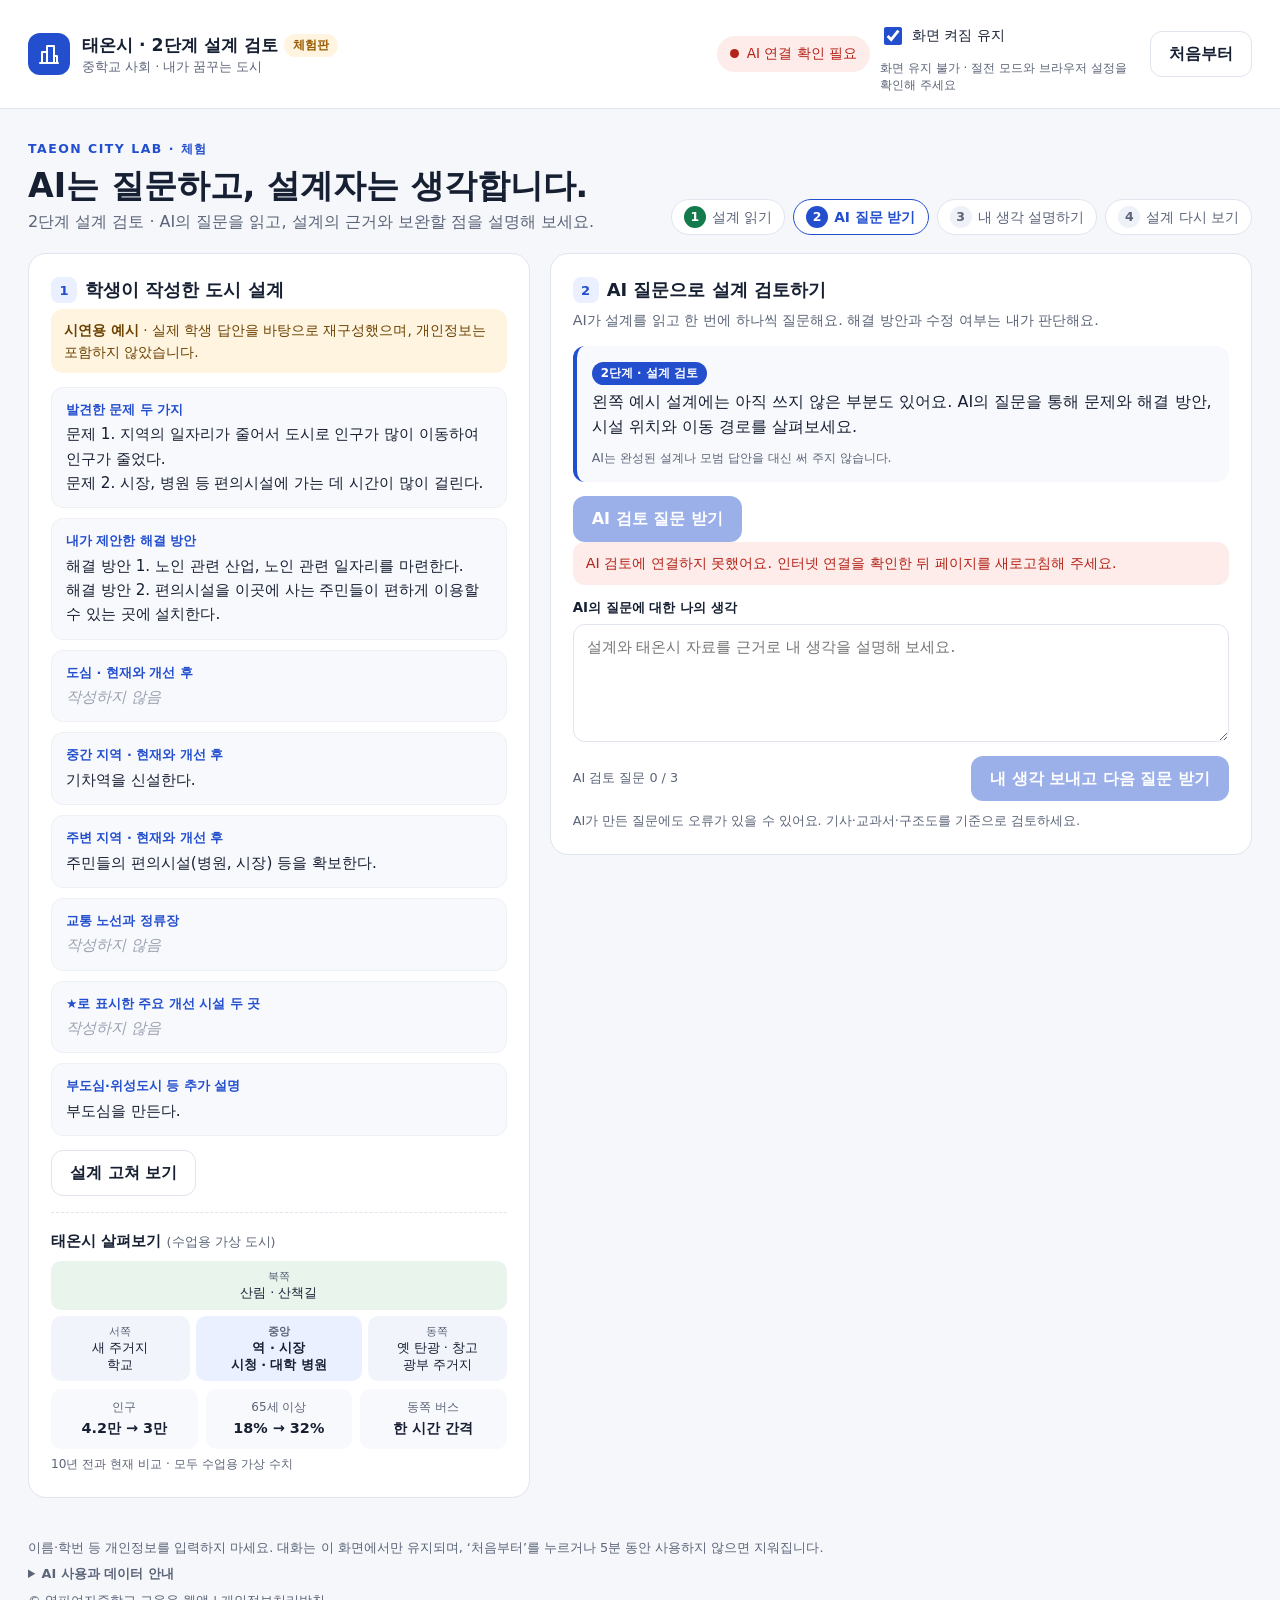
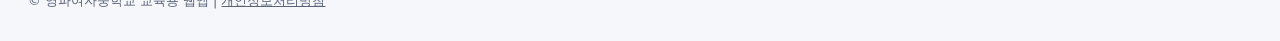
<file: demo/index.html>
<!DOCTYPE html>
<html lang="ko">
<head>
<meta charset="UTF-8">
<meta name="viewport" content="width=device-width, initial-scale=1">
<meta name="robots" content="noindex, nofollow">
<title>태온시 2단계 설계 검토 체험 | 영파여자중학교</title>
<meta name="description" content="중학교 사회 '내가 꿈꾸는 도시' 수업의 시연용 체험판. AI의 질문을 통해 학생 설계를 검토합니다.">
<link rel="icon" type="image/svg+xml" href="data:image/svg+xml,%3Csvg%20xmlns%3D%22http%3A%2F%2Fwww.w3.org%2F2000%2Fsvg%22%20viewBox%3D%220%200%2064%2064%22%3E%3Crect%20width%3D%2264%22%20height%3D%2264%22%20rx%3D%2214%22%20fill%3D%22%23234fce%22%2F%3E%3Cpath%20fill%3D%22%23fff%22%20d%3D%22M14%2049V28h12V15h16v17h8v17H14Zm17-27v7h5v-7h-5Zm0%2012v7h5v-7h-5Zm-12%200v8h3v-8h-3Z%22%2F%3E%3C%2Fsvg%3E%0A">
<script id="taeon-connection-config" type="application/json">{"apiBase":"https://taeon-city-ai.banyah01.workers.dev"}</script>
<style>
:root{
  --blue:#234fce; --blue-dark:#1a3c9e; --blue-soft:#eaf0ff; --ink:#172033; --muted:#5b6478;
  --line:#dfe4ee; --bg:#f5f7fb; --card:#fff; --green:#137a4b; --green-soft:#e7f6ee;
  --amber:#9a5b00; --amber-soft:#fff4df; --red:#b42318; --red-soft:#fdecea; --radius:18px;
}
*{box-sizing:border-box}
[hidden]{display:none!important}
html,body{margin:0}
body{font-family:"Pretendard","Apple SD Gothic Neo","Noto Sans KR","Malgun Gothic",system-ui,sans-serif;
  color:var(--ink);background:var(--bg);line-height:1.6;word-break:keep-all;-webkit-font-smoothing:antialiased}
button,textarea{font:inherit;color:inherit}
.topbar{display:flex;align-items:center;justify-content:space-between;gap:16px;padding:14px 28px;background:#fff;border-bottom:1px solid var(--line);position:sticky;top:0;z-index:5}
.brand{display:flex;align-items:center;gap:12px}
.brand-icon{width:42px;height:42px;border-radius:12px;background:var(--blue);display:grid;place-items:center;color:#fff;flex:none}
.brand b{font-size:1.08rem}
.brand small{display:block;color:var(--muted);font-size:.8rem;line-height:1.3}
.demo-badge{display:inline-block;margin-left:6px;padding:2px 9px;border-radius:999px;background:var(--amber-soft);color:var(--amber);font-size:.75rem;font-weight:700;vertical-align:2px}
.top-actions{display:flex;flex-wrap:wrap;align-items:center;gap:10px}
.wake-control{display:grid;gap:2px;max-width:260px;font-size:.85rem}
.wake-control label{display:flex;align-items:center;gap:7px;min-height:44px;cursor:pointer}
.wake-control input{width:18px;height:18px;accent-color:var(--blue)}
.wake-control small{font-size:.75rem;line-height:1.4}
.connection{display:flex;align-items:center;gap:8px;padding:7px 13px;border-radius:999px;background:#f0f2f7;font-size:.85rem;color:var(--muted)}
.connection .dot{width:9px;height:9px;border-radius:50%;background:#a0a7b6}
.connection.ready{background:var(--green-soft);color:var(--green)}
.connection.ready .dot{background:#1a9b5f}
.connection.fail{background:var(--red-soft);color:var(--red)}
.connection.fail .dot{background:var(--red)}
.button{display:inline-flex;align-items:center;justify-content:center;gap:7px;min-height:44px;padding:9px 18px;border-radius:12px;border:1px solid transparent;font-weight:700;cursor:pointer;transition:background .15s,opacity .15s}
.button.primary{background:var(--blue);color:#fff}
.button.primary:hover:not(:disabled){background:var(--blue-dark)}
.button.secondary{background:#fff;border-color:var(--line)}
.button.secondary:hover:not(:disabled){background:#f3f5fa}
.button.ghost{background:transparent;border-color:var(--line);font-weight:600}
.button:disabled{opacity:.45;cursor:not-allowed}

main{max-width:1280px;margin:0 auto;padding:26px 28px 40px}
.hero{display:flex;flex-wrap:wrap;align-items:flex-end;justify-content:space-between;gap:12px;margin-bottom:18px}
.eyebrow{font-size:.78rem;font-weight:800;letter-spacing:.12em;color:var(--blue)}
.hero h1{margin:4px 0 2px;font-size:clamp(1.5rem,2.6vw,2.1rem);line-height:1.3}
.hero p{margin:0;color:var(--muted)}
.steps{display:flex;flex-wrap:wrap;gap:8px;margin:0;padding:0;list-style:none}
.steps li{display:flex;align-items:center;gap:6px;padding:6px 12px;border-radius:999px;background:#fff;border:1px solid var(--line);font-size:.86rem;color:var(--muted)}
.steps li b{display:grid;place-items:center;width:22px;height:22px;border-radius:50%;background:#eef1f7;font-size:.78rem}
.steps li.on{border-color:var(--blue);color:var(--blue);font-weight:700}
.steps li.on b{background:var(--blue);color:#fff}
.steps li.done b{background:var(--green);color:#fff}

.grid{display:grid;grid-template-columns:minmax(0,5fr) minmax(0,7fr);gap:20px;align-items:start}
.card{background:var(--card);border:1px solid var(--line);border-radius:var(--radius);padding:22px}
.card h2{margin:0 0 4px;font-size:1.12rem;display:flex;align-items:center;gap:8px}
.num{display:inline-grid;place-items:center;width:26px;height:26px;border-radius:8px;background:var(--blue-soft);color:var(--blue);font-size:.82rem;font-weight:800}
.helper{margin:0 0 14px;color:var(--muted);font-size:.9rem}
.notice-demo{margin:0 0 14px;padding:10px 13px;border-radius:12px;background:var(--amber-soft);color:#6b4100;font-size:.86rem}

.design-list{display:grid;gap:10px;margin:0}
.design-item{padding:12px 14px;border-radius:12px;background:#f8f9fc;border:1px solid #edf0f5}
.design-item dt{font-size:.8rem;font-weight:800;color:var(--blue);margin-bottom:2px}
.design-item dd{margin:0;white-space:pre-wrap;font-size:.95rem}
.design-item.empty dd{color:#9aa1b0;font-style:italic}
.design-edit{display:none;gap:12px}
.editing .design-edit{display:grid}
.editing .design-list{display:none}
.field{display:grid;gap:5px}
.field span{font-size:.84rem;font-weight:700}
textarea{width:100%;padding:11px 13px;border:1px solid var(--line);border-radius:12px;background:#fff;resize:vertical;font-size:.95rem;line-height:1.55}
textarea:focus{outline:3px solid #c9d6ff;border-color:var(--blue)}
.row{display:flex;flex-wrap:wrap;gap:8px;margin-top:14px}
.row.end{justify-content:flex-end}

.city{margin-top:16px;padding-top:16px;border-top:1px dashed var(--line)}
.city h3{margin:0 0 8px;font-size:.95rem}
.facts{display:grid;grid-template-columns:repeat(3,1fr);gap:8px;margin:0}
.facts div{padding:9px 10px;border-radius:10px;background:#f8f9fc;text-align:center}
.facts dt{font-size:.75rem;color:var(--muted)}
.facts dd{margin:0;font-weight:800;font-size:.9rem}
.mini-map{display:grid;grid-template-columns:1fr 1.2fr 1fr;grid-template-rows:auto auto;gap:6px;margin-bottom:8px;font-size:.8rem;text-align:center}
.mini-map div{padding:8px 6px;border-radius:10px;background:#f1f4fa;line-height:1.35}
.mini-map .n{grid-column:1/4;background:#e8f4ec}
.mini-map .c{background:var(--blue-soft);font-weight:700}
.mini-map span{display:block;font-size:.7rem;color:var(--muted)}
.source{margin:6px 0 0;font-size:.76rem;color:var(--muted)}

.residents{display:grid;grid-template-columns:repeat(4,1fr);gap:10px;margin-bottom:14px}
.resident{display:grid;justify-items:center;gap:4px;padding:14px 8px;border-radius:14px;border:2px solid var(--line);background:#fff;cursor:pointer;text-align:center}
.resident svg{color:var(--blue)}
.resident strong{font-size:.93rem}
.resident small{font-size:.76rem;color:var(--muted);line-height:1.35}
.resident.selected{border-color:var(--blue);background:var(--blue-soft)}
.resident:disabled{cursor:not-allowed;opacity:.6}
.intro{padding:13px 15px;border-radius:12px;background:#f8f9fc;border-left:4px solid var(--blue);margin-bottom:14px}
.intro p{margin:4px 0}
.intro small{color:var(--muted);font-size:.78rem}
.badge{display:inline-block;padding:2px 9px;border-radius:999px;background:var(--blue);color:#fff;font-size:.74rem;font-weight:700}

.chat{display:grid;gap:10px;margin-bottom:14px;max-height:46vh;overflow-y:auto;padding-right:4px}
.chat:empty{display:none}
.msg{max-width:88%;padding:11px 14px;border-radius:14px}
.msg .label{display:block;font-size:.74rem;font-weight:800;margin-bottom:2px}
.msg p{margin:0;white-space:pre-wrap}
.msg.user{justify-self:end;background:var(--blue);color:#fff;border-bottom-right-radius:4px}
.msg.user .label{color:#d6e0ff}
.msg.assistant{justify-self:start;background:#f1f3f8;border-bottom-left-radius:4px}
.msg.assistant .label{color:var(--blue)}
.status{display:none;align-items:center;gap:9px;padding:10px 13px;border-radius:12px;margin-bottom:12px;font-size:.9rem}
.status.show{display:flex}
.status.loading{background:var(--blue-soft);color:var(--blue)}
.status.error{background:var(--red-soft);color:var(--red)}
.status.info{background:var(--green-soft);color:var(--green)}
.spin{width:16px;height:16px;border:2.5px solid currentColor;border-right-color:transparent;border-radius:50%;animation:spin .8s linear infinite;flex:none}
@keyframes spin{to{transform:rotate(360deg)}}
.count{font-size:.8rem;color:var(--muted);margin-right:auto;align-self:center}
.fine{margin:10px 0 0;font-size:.8rem;color:var(--muted)}

.think{display:none;margin-top:18px;padding:16px 18px;border-radius:14px;background:var(--green-soft);border:1px solid #c5e8d4}
.think.show{display:block}
.think h3{margin:0 0 6px;font-size:1rem;color:var(--green)}
.think ul{margin:0;padding-left:20px}
.think li{margin:3px 0}

footer{max-width:1280px;margin:0 auto;padding:0 28px 30px;font-size:.8rem;color:var(--muted);display:grid;gap:6px}
footer a{color:var(--muted)}
footer details summary{cursor:pointer;font-weight:700}
footer details p{margin:6px 0 0}
.sr{position:absolute;width:1px;height:1px;overflow:hidden;clip:rect(0 0 0 0)}

@media (max-width:980px){
  .grid{grid-template-columns:1fr}
  .residents{grid-template-columns:repeat(2,1fr)}
  .chat{max-height:none}
}
@media (max-width:560px){
  .topbar{padding:12px 16px;flex-wrap:wrap}
  main{padding:18px 16px 30px}
  footer{padding:0 16px 24px}
  .msg{max-width:96%}
}
</style>
</head>
<body>
<header class="topbar">
  <div class="brand">
    <span class="brand-icon" aria-hidden="true">
      <svg width="24" height="24" viewBox="0 0 24 24" fill="none" stroke="currentColor" stroke-width="2" stroke-linecap="round" stroke-linejoin="round"><path d="M3 21h18"/><path d="M5 21V10h5v11"/><path d="M10 21V4h7v17"/><path d="M17 21v-7h3v7"/></svg>
    </span>
    <span><b>태온시 · 2단계 설계 검토</b><span class="demo-badge">체험판</span><small>중학교 사회 · 내가 꿈꾸는 도시</small></span>
  </div>
  <div class="top-actions">
    <span id="conn" class="connection" role="status"><span class="dot"></span><span id="connText">AI 연결 확인 중</span></span>
    <div class="wake-control"><label><input id="wakeToggle" type="checkbox" checked> 화면 켜짐 유지</label><small id="wakeStatus" role="status" aria-live="polite">화면 유지 확인 중</small></div>
    <button id="resetBtn" class="button ghost" type="button">처음부터</button>
  </div>
</header>

<main>
  <div class="hero">
    <div>
      <span class="eyebrow">TAEON CITY LAB · 체험</span>
      <h1>AI는 질문하고, 설계자는 생각합니다.</h1>
      <p>2단계 설계 검토 · AI의 질문을 읽고, 설계의 근거와 보완할 점을 설명해 보세요.</p>
    </div>
    <ol class="steps" id="steps" aria-label="체험 순서">
      <li data-step="1" class="on"><b>1</b>설계 읽기</li>
      <li data-step="2"><b>2</b>AI 질문 받기</li>
      <li data-step="3"><b>3</b>내 생각 설명하기</li>
      <li data-step="4"><b>4</b>설계 다시 보기</li>
    </ol>
  </div>

  <div class="grid">
    <!-- 왼쪽: 학생 설계 -->
    <section class="card" id="designCard" aria-labelledby="designTitle">
      <h2 id="designTitle"><span class="num">1</span>학생이 작성한 도시 설계</h2>
      <p class="notice-demo"><b>시연용 예시</b> · 실제 학생 답안을 바탕으로 재구성했으며, 개인정보는 포함하지 않았습니다.</p>

      <dl class="design-list" id="designList"></dl>
      <div class="design-edit" id="designEdit"></div>

      <div class="row">
        <button id="editBtn" class="button secondary" type="button">설계 고쳐 보기</button>
        <button id="restoreBtn" class="button ghost" type="button" hidden>예시 답안으로 되돌리기</button>
      </div>

      <div class="city">
        <h3>태온시 살펴보기 <small style="font-weight:400;color:var(--muted)">(수업용 가상 도시)</small></h3>
        <div class="mini-map" aria-label="북쪽 산림·산책길, 서쪽 새 주거지·학교, 중앙 역·시장·시청·병원, 동쪽 옛 탄광·창고·광부 주거지">
          <div class="n"><span>북쪽</span>산림 · 산책길</div>
          <div><span>서쪽</span>새 주거지<br>학교</div>
          <div class="c"><span>중앙</span>역 · 시장<br>시청 · 대학 병원</div>
          <div><span>동쪽</span>옛 탄광 · 창고<br>광부 주거지</div>
        </div>
        <dl class="facts">
          <div><dt>인구</dt><dd>4.2만 → 3만</dd></div>
          <div><dt>65세 이상</dt><dd>18% → 32%</dd></div>
          <div><dt>동쪽 버스</dt><dd>한 시간 간격</dd></div>
        </dl>
        <p class="source">10년 전과 현재 비교 · 모두 수업용 가상 수치</p>
      </div>
    </section>

    <section class="card" aria-labelledby="reviewTitle">
      <h2 id="reviewTitle"><span class="num">2</span>AI 질문으로 설계 검토하기</h2>
      <p class="helper">AI가 설계를 읽고 한 번에 하나씩 질문해요. 해결 방안과 수정 여부는 내가 판단해요.</p>
      <div class="intro"><span class="badge">2단계 · 설계 검토</span><p>왼쪽 예시 설계에는 아직 쓰지 않은 부분도 있어요. AI의 질문을 통해 문제와 해결 방안, 시설 위치와 이동 경로를 살펴보세요.</p><small>AI는 완성된 설계나 모범 답안을 대신 써 주지 않습니다.</small></div>
      <button id="startBtn" class="button primary" type="button">AI 검토 질문 받기</button>
      <div class="chat" id="chat" aria-live="polite" style="margin-top:16px"></div>
      <div class="status" id="status" role="status"></div>
      <label class="field"><span>AI의 질문에 대한 나의 생각</span><textarea id="question" rows="4" maxlength="1600" placeholder="설계와 태온시 자료를 근거로 내 생각을 설명해 보세요." disabled></textarea></label>
      <div class="row end"><span class="count" id="count"></span><button id="sendBtn" class="button primary" type="button" disabled>내 생각 보내기</button></div>
      <p class="fine">AI가 만든 질문에도 오류가 있을 수 있어요. 기사·교과서·구조도를 기준으로 검토하세요.</p>
      <div class="think" id="think"><h3>설계 다시 보기</h3><p>질문을 통해 새롭게 살펴본 부분은 무엇인가요? 설계에서 바꿀 점 또는 유지할 점과 그 이유를 생각하고, 왼쪽 ‘설계 고쳐 보기’에서 반영해 보세요.</p></div>
    </section>
  </div>
</main>

<footer>
  <span>이름·학번 등 개인정보를 입력하지 마세요. 대화는 이 화면에서만 유지되며, ‘처음부터’를 누르거나 5분 동안 사용하지 않으면 지워집니다.</span>
  <details>
    <summary>AI 사용과 데이터 안내</summary>
    <p>검토를 시작하거나 내 생각을 보내면 설계 내용과 검토 대화가 Cloudflare Workers AI로 전송되어 처리됩니다. 이 사이트는 대화를 별도 보관하지 않으며 일별 AI 요청 횟수만 기록합니다. AI 질문에는 오류가 있을 수 있어요. 교과서와 학생의 구조도를 기준으로 확인해 주세요.</p>
  </details>
  <span>© 영파여자중학교 교육용 웹앱 | <a href="https://sites.google.com/youngpa.sen.ms.kr/webapp-privacy" target="_blank" rel="noopener">개인정보처리방침</a></span>
</footer>

<script>
(() => {
  "use strict";

  /* ---------- 설정 ---------- */
  let API = "";
  try {
    const cfg = JSON.parse(document.getElementById("taeon-connection-config").textContent || "{}");
    const u = new URL(cfg.apiBase);
    if (u.protocol === "https:" && u.pathname === "/" && !u.search && !u.hash) API = u.origin;
  } catch (e) {}

  const IDLE_RESET_MS = 5 * 60 * 1000;
  /* ---------- 시연용 학생 설계 ---------- */
  const FIELDS = [
    ["problems", "발견한 문제 두 가지"],
    ["solutions", "내가 제안한 해결 방안"],
    ["center", "도심 · 현재와 개선 후"],
    ["middle", "중간 지역 · 현재와 개선 후"],
    ["outer", "주변 지역 · 현재와 개선 후"],
    ["transport", "교통 노선과 정류장"],
    ["stars", "★로 표시한 주요 개선 시설 두 곳"],
    ["additional", "부도심·위성도시 등 추가 설명"]
  ];
  const SAMPLE_DESIGN = {
    problems: "문제 1. 지역의 일자리가 줄어서 도시로 인구가 많이 이동하여 인구가 줄었다.\n문제 2. 시장, 병원 등 편의시설에 가는 데 시간이 많이 걸린다.",
    solutions: "해결 방안 1. 노인 관련 산업, 노인 관련 일자리를 마련한다.\n해결 방안 2. 편의시설을 이곳에 사는 주민들이 편하게 이용할 수 있는 곳에 설치한다.",
    center: "",
    middle: "기차역을 신설한다.",
    outer: "주민들의 편의시설(병원, 시장) 등을 확보한다.",
    transport: "",
    stars: "",
    additional: "부도심을 만든다."
  };

  const $ = id => document.getElementById(id);
  let ready = false, busy = false, complete = false, editing = false;
  let design = {...SAMPLE_DESIGN}, draft = null, history = [], idleTimer;
  const el = (tag, cls, text) => { const n=document.createElement(tag); if(cls)n.className=cls; if(text!=null)n.textContent=text; return n; };
  const rounds = () => history.filter(m=>m.role==='assistant').length;
  function message(kind,text) { $('status').className='status show '+kind; $('status').textContent=text; }
  function clearMessage() { $('status').className='status'; $('status').textContent=''; }
  function controls() {
    const n=rounds();
    $('startBtn').hidden=n>0;
    $('startBtn').disabled=busy||!ready||editing;
    $('question').disabled=busy||!n||complete||editing;
    $('sendBtn').disabled=busy||!ready||!n||complete||editing||!$('question').value.trim();
    $('sendBtn').textContent=n===3?'마지막 생각 기록하기':'내 생각 보내고 다음 질문 받기';
    if(n===3)$('sendBtn').textContent='마지막 생각 기록하기';
    $('count').textContent=complete?'검토 완료 · 설계를 다시 살펴보세요':`AI 검토 질문 ${n} / 3`;
    $('editBtn').disabled=busy; $('restoreBtn').disabled=busy; $('resetBtn').disabled=busy;
    $('think').classList.toggle('show',complete);
    const stage=complete?4:n?3:2;
    document.querySelectorAll('#steps li').forEach(li=>{li.classList.toggle('on',Number(li.dataset.step)===stage);li.classList.toggle('done',Number(li.dataset.step)<stage);});
  }
  function renderChat() {
    $('chat').replaceChildren();
    for(const m of history) {
      const box=el('article','msg '+m.role);
      box.append(el('span','label',m.role==='assistant'?'AI · 설계를 검토하는 질문':'관람객 · 나의 생각'),el('p','',m.text));
      $('chat').append(box);
    }
    $('chat').scrollTop=$('chat').scrollHeight;
    controls();
  }
  function renderDesign() {
    $('designList').replaceChildren();
    for(const [key,label] of FIELDS) {
      const value=design[key].trim(), box=el('div','design-item'+(value?'':' empty'));
      box.append(el('dt','',label),el('dd','',value||'작성하지 않음')); $('designList').append(box);
    }
    $('restoreBtn').hidden=!FIELDS.some(([k])=>design[k]!==SAMPLE_DESIGN[k]);
  }
  function clearReview() { history=[];complete=false;$('question').value='';renderChat(); }
  $('editBtn').addEventListener('click',()=>{
    if(busy)return;
    if(editing) {
      if(!draft.problems.trim()||!draft.solutions.trim()){message('error','문제와 해결 방안은 비워 둘 수 없어요.');return;}
      const changed=FIELDS.some(([k])=>design[k]!==draft[k]);
      design={...draft};editing=false;$('designCard').classList.remove('editing');$('editBtn').textContent='설계 고쳐 보기';renderDesign();
      if(changed){clearReview();message('info','고친 설계를 적용했어요. 새 설계로 AI 검토 질문을 받을 수 있어요.');}else clearMessage();
    } else {
      draft={...design};editing=true;$('designEdit').replaceChildren();
      for(const [k,label] of FIELDS){const f=el('label','field'),t=el('textarea');t.rows=3;t.maxLength=2200;t.value=draft[k];t.addEventListener('input',()=>draft[k]=t.value);f.append(el('span','',label),t);$('designEdit').append(f);}
      $('designCard').classList.add('editing');$('editBtn').textContent='고친 내용 적용';message('info','설계를 수정하면 이전 검토 대화는 초기화됩니다. 고친 내용을 적용한 뒤 다시 검토하세요.');
    }
    controls();
  });
  function reset() {
    if(busy)return;
    design={...SAMPLE_DESIGN};editing=false;draft=null;$('designCard').classList.remove('editing');$('editBtn').textContent='설계 고쳐 보기';clearReview();renderDesign();clearMessage();controls();
  }
  $('restoreBtn').addEventListener('click',reset);$('resetBtn').addEventListener('click',reset);
  $('question').addEventListener('input',controls);
  // AI/DRT 같은 영문 약어는 허용하되 다른 문자 체계가 섞인 질문은 표시하지 않습니다.
  function isKoreanQuestion(text) {
    return typeof text === 'string' && /[가-힣]/u.test(text) &&
      ![...text].some(ch => /\p{L}/u.test(ch) && !/[\p{Script=Hangul}\p{Script=Latin}]/u.test(ch));
  }
  function reviewHistory(next, retry) {
    const instruction = '검토 질문은 자연스러운 한국어로만 작성해 주세요. 일본어·중국어 등 다른 언어를 섞지 마세요. AI, DRT 같은 필요한 영문 약어만 허용합니다. 설계의 답이나 완성 방안을 주지 말고 검토 질문 하나만 해 주세요.';
    const turns = next.map(({role,text})=>({role,text})).slice(-9);
    // 요청 지침은 전송할 때만 덧붙이며 관람객의 기록에는 저장하지 않습니다.
    const last = turns[turns.length-1];
    const note = (retry ? '직전 생성 결과에 언어 오류가 있었습니다. 한국어로 다시 작성해 주세요. ' : '') + instruction;
    if(last && last.role==='user') last.text = last.text + '\n\n[응답 언어 안내] ' + note;
    else turns.push({role:'user',text:note});
    return turns;
  }
  async function requestReview(next) {
    busy=true;controls();message('loading','AI가 설계를 읽고 검토 질문을 만들고 있어요…');
    const ctrl=new AbortController(),timer=setTimeout(()=>ctrl.abort(),90000);
    try {
      let question = '';
      for(let attempt=0;attempt<2;attempt++) {
        const res=await fetch(API+'/api/ai',{method:'POST',headers:{'Content-Type':'application/json'},body:JSON.stringify({action:'review',design:{...design},history:reviewHistory(next,attempt>0)}),signal:ctrl.signal,mode:'cors',credentials:'omit',cache:'no-store',redirect:'error'});
        const data=await res.json();
        if(!res.ok)throw new Error(typeof data.error==='string'?data.error:'AI 연결을 확인해 주세요.');
        if(typeof data.question!=='string'||!data.question.trim())throw new Error('검토 질문을 받지 못했어요. 다시 시도해 주세요.');
        if(isKoreanQuestion(data.question)){question=data.question.trim();break;}
        message('loading','질문의 언어를 확인하고 한국어로 다시 작성하고 있어요…');
      }
      if(!question)throw new Error('AI 질문에 언어 오류가 있어 표시하지 않았어요. 다시 눌러 주세요. 작성한 생각은 그대로 남아 있어요.');
      history=[...next,{role:'assistant',text:question}];$('question').value='';clearMessage();
    } catch(e) {message('error',e.name==='AbortError'?'응답이 늦어지고 있어요. 다시 시도해 주세요.':e instanceof TypeError?'연결을 확인하고 다시 눌러 주세요. 작성한 생각은 그대로 남아 있어요.':e.message);}
    finally {clearTimeout(timer);busy=false;renderChat();bumpIdle();}
  }
  $('startBtn').addEventListener('click',()=>{if(ready&&!busy&&!editing&&!history.length)requestReview([]);});
  $('sendBtn').addEventListener('click',()=>{
    const text=$('question').value.trim();if(!ready||busy||editing||complete||!rounds()||!text)return;
    const next=[...history,{role:'user',text}];
    if(rounds()>=3){history=next;complete=true;$('question').value='';renderChat();message('info','세 질문에 대한 생각을 기록했어요. 어떤 부분을 수정하거나 유지할지 직접 판단해 보세요.');}
    else requestReview(next);
  });
  function bumpIdle(){clearTimeout(idleTimer);idleTimer=setTimeout(()=>{if(busy)bumpIdle();else reset();},IDLE_RESET_MS);}
  ['pointerdown','keydown','touchstart'].forEach(ev=>document.addEventListener(ev,bumpIdle,{passive:true}));
  async function checkStatus(){
    const ctrl=new AbortController(),timer=setTimeout(()=>ctrl.abort(),20000);
    try{const res=await fetch(API+'/api/status',{signal:ctrl.signal,cache:'no-store',credentials:'omit'});if(!res.ok)throw new Error();const data=await res.json();ready=!!(data.configured&&data.capabilities?.designReview);if(!ready)throw new Error();$('conn').className='connection ready';$('connText').textContent='AI 설계 검토 사용 가능';}
    catch{$('conn').className='connection fail';$('connText').textContent='AI 연결 확인 필요';message('error','AI 검토에 연결하지 못했어요. 인터넷 연결을 확인한 뒤 페이지를 새로고침해 주세요.');}
    finally{clearTimeout(timer);controls();}
  }
  renderDesign();renderChat();checkStatus();bumpIdle();

})();
</script>
<script id="screen-wake-lock">
(() => {
  "use strict";
  const toggle = document.getElementById("wakeToggle");
  const label = document.getElementById("wakeStatus");
  let lock = null, pending = false, wanted = true, lastAttempt = 0;
  const supported = !!(navigator.wakeLock && window.isSecureContext);
  function display(text) {
    label.textContent = text;
    label.style.color = lock && !lock.released ? "var(--green)" : "var(--muted)";
  }
  async function acquire() {
    if (!supported || !wanted || pending || document.visibilityState !== "visible" || (lock && !lock.released)) return;
    pending = true;
    lastAttempt = Date.now();
    display("화면 유지 연결 중");
    try {
      const acquired = await navigator.wakeLock.request("screen");
      if (!wanted || document.visibilityState !== "visible") {
        await acquired.release();
        return;
      }
      lock = acquired;
      acquired.addEventListener("release", () => {
        if (lock !== acquired) return;
        lock = null;
        display(wanted ? "화면 유지 일시 해제 · 화면을 터치해 주세요" : "화면 유지 꺼짐");
      });
      display("화면 켜짐 유지 중");
    } catch {
      display("화면 유지 불가 · 절전 모드와 브라우저 설정을 확인해 주세요");
    } finally {
      pending = false;
      if (!wanted) display("화면 유지 꺼짐");
    }
  }
  toggle.addEventListener("change", async () => {
    wanted = toggle.checked;
    if (wanted) await acquire();
    else {
      const previous = lock;
      lock = null;
      display("화면 유지 꺼짐");
      if (previous) { try { await previous.release(); } catch {} }
    }
  });
  document.addEventListener("visibilitychange", () => {
    if (document.visibilityState === "visible") acquire();
  });
  window.addEventListener("pageshow", acquire);
  function retryOnInteraction() {
    if (Date.now() - lastAttempt > 5000) acquire();
  }
  document.addEventListener("pointerup", retryOnInteraction, {passive:true});
  document.addEventListener("keydown", retryOnInteraction);
  if (!supported) {
    toggle.checked = false;
    toggle.disabled = true;
    display("화면 유지 미지원 · 기기의 자동 잠금 설정을 확인해 주세요");
  } else acquire();
})();
</script>
</body>
</html>
</file>
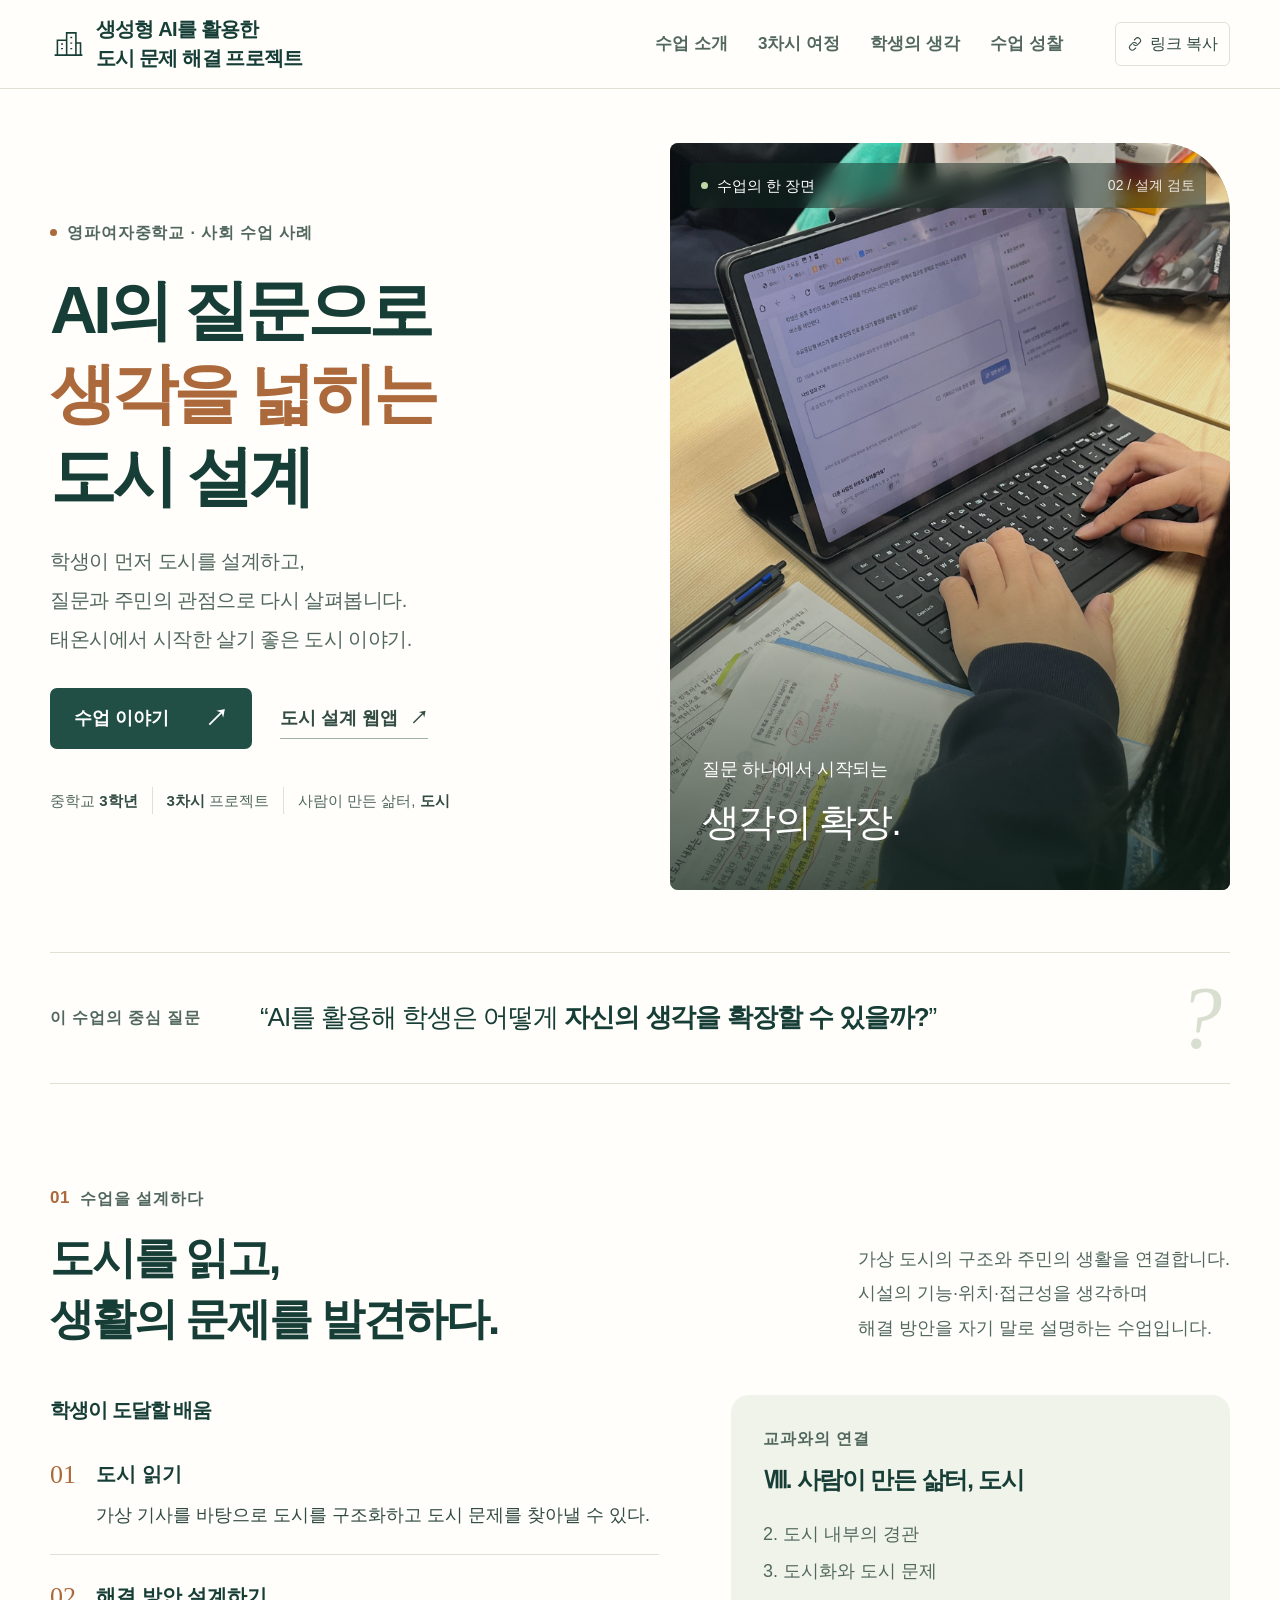
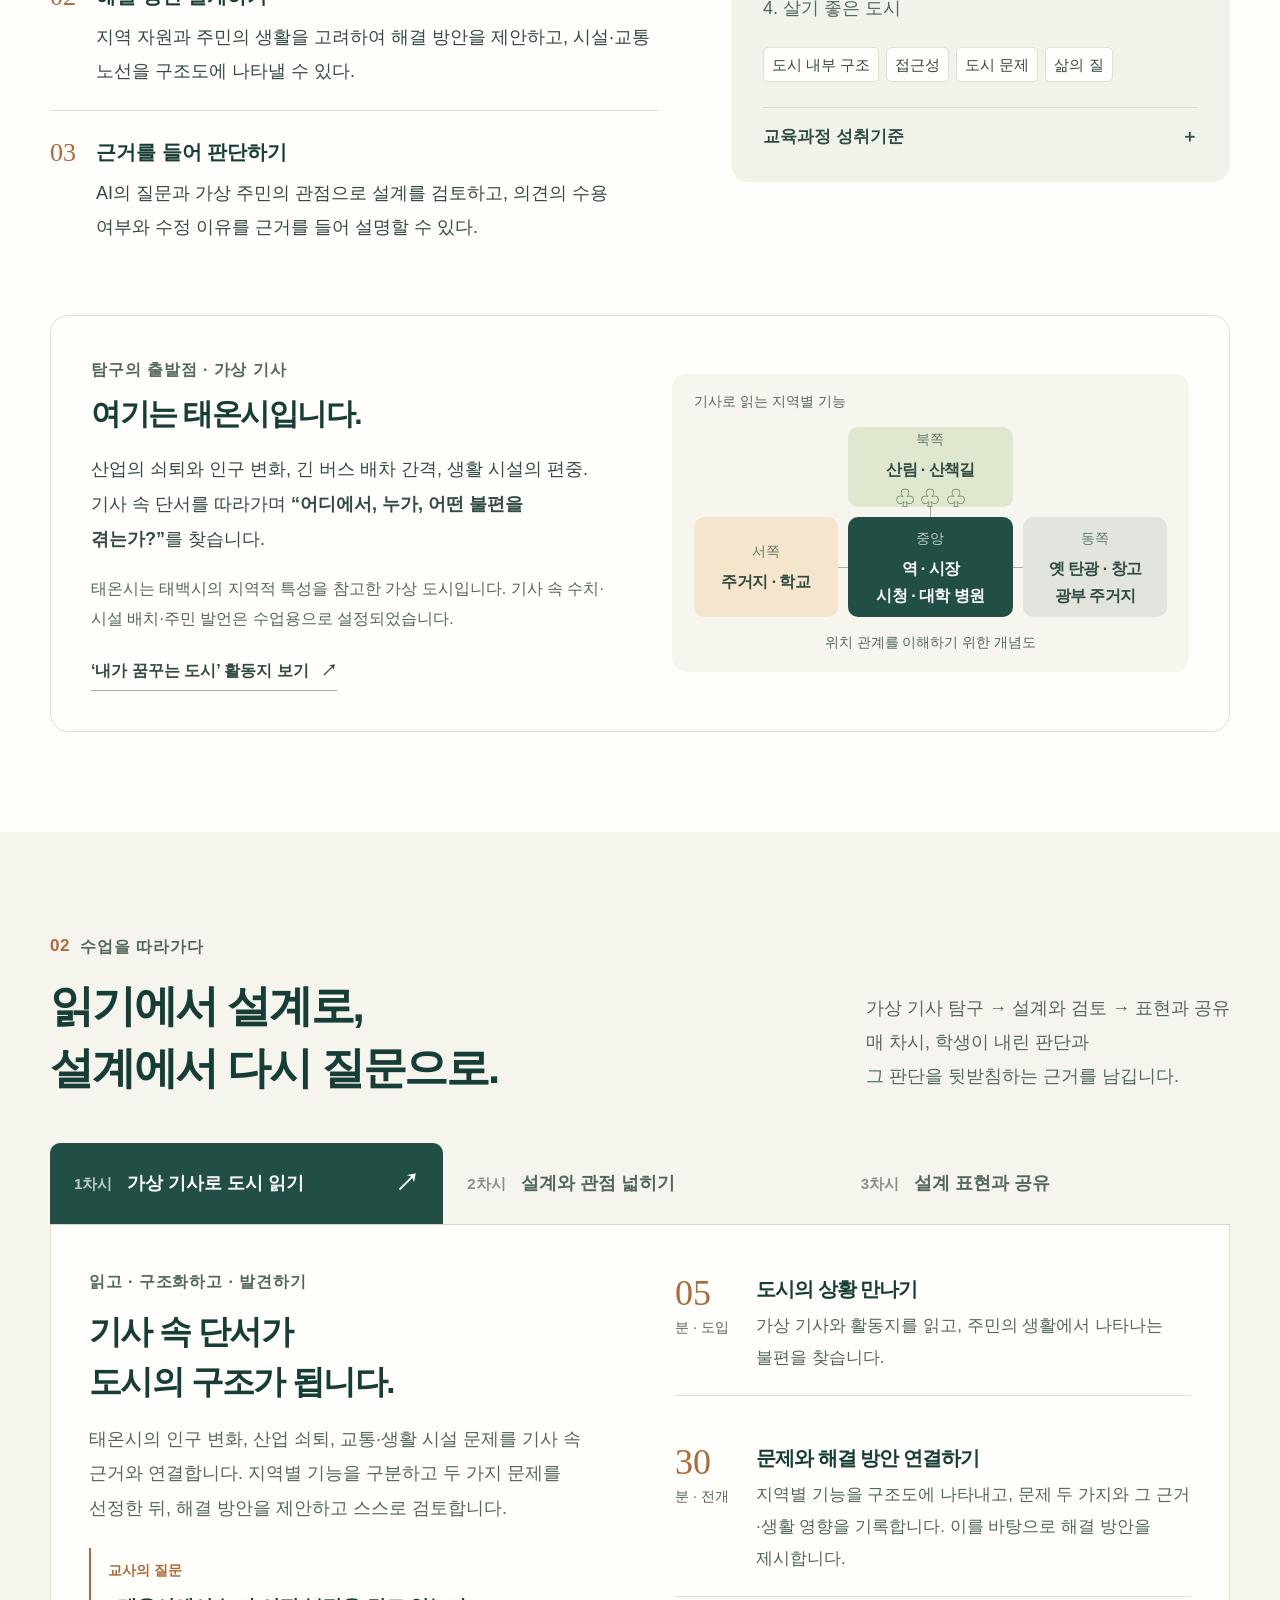
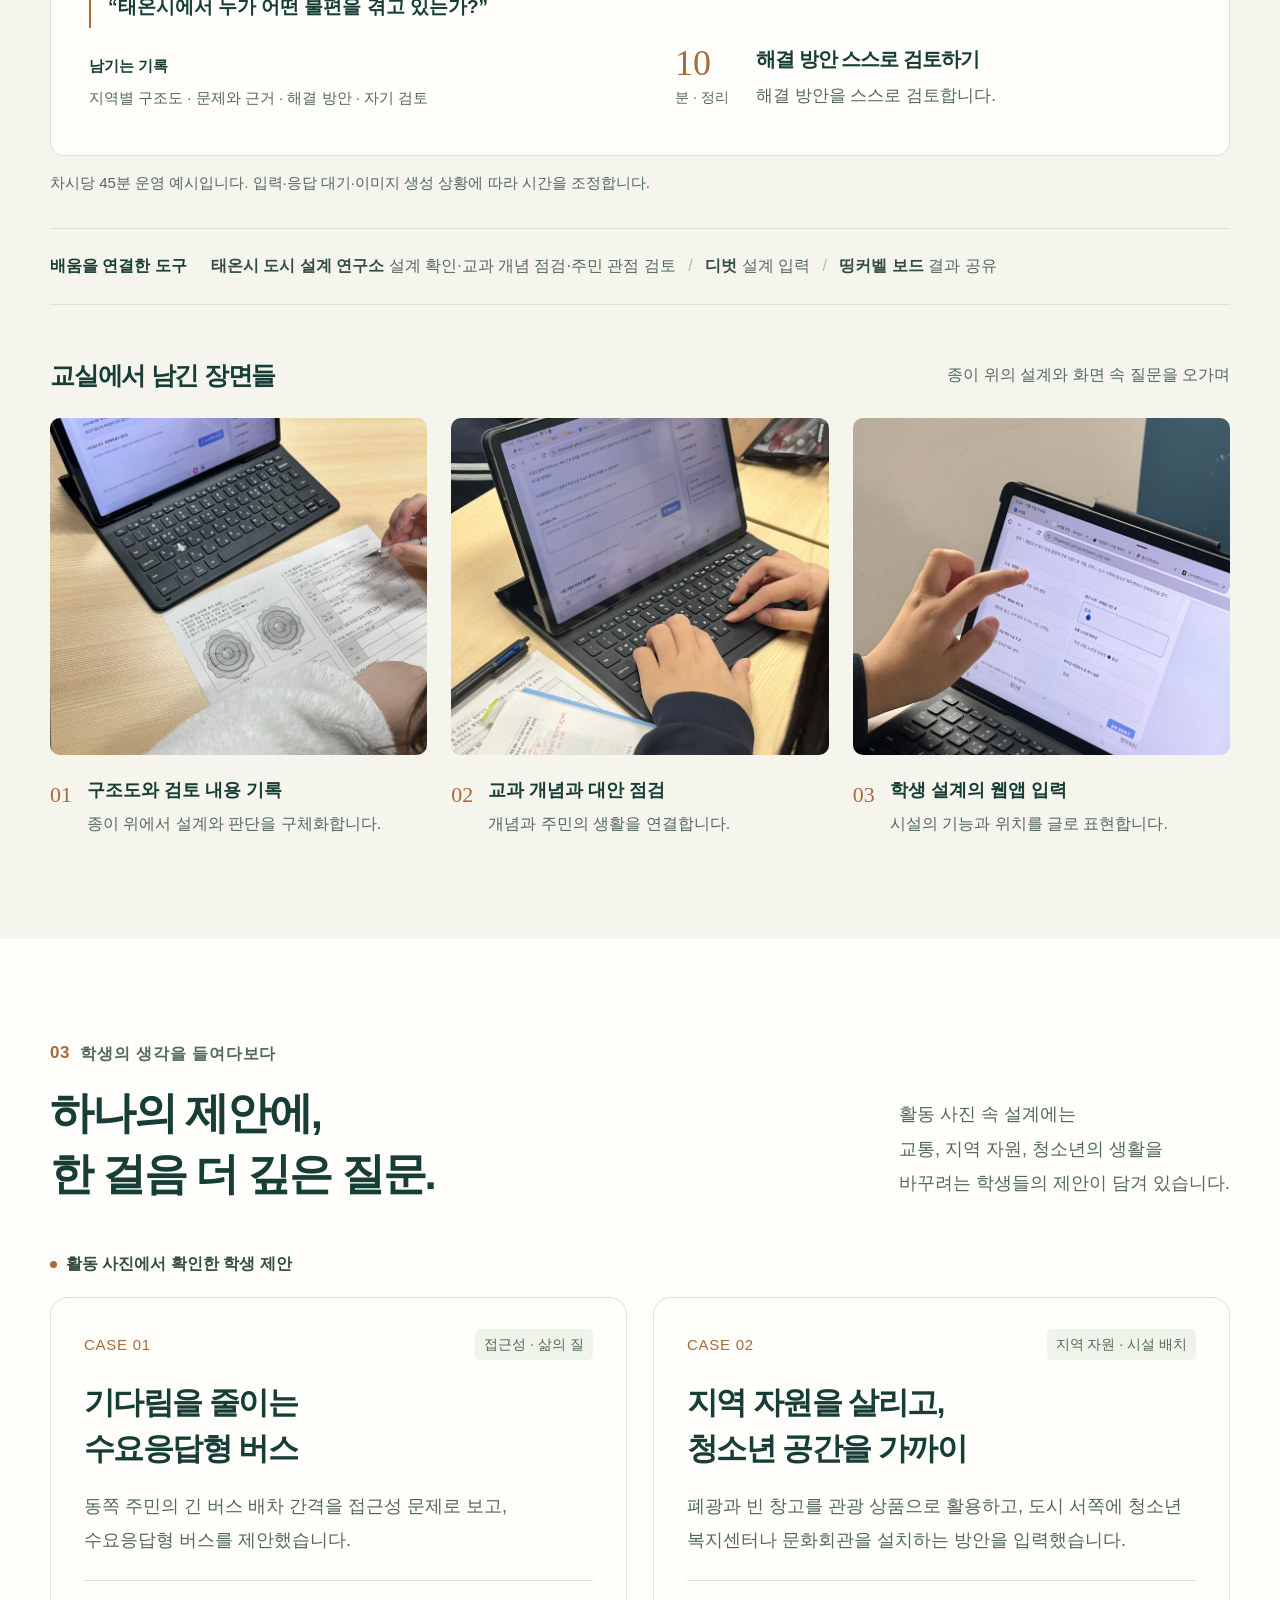
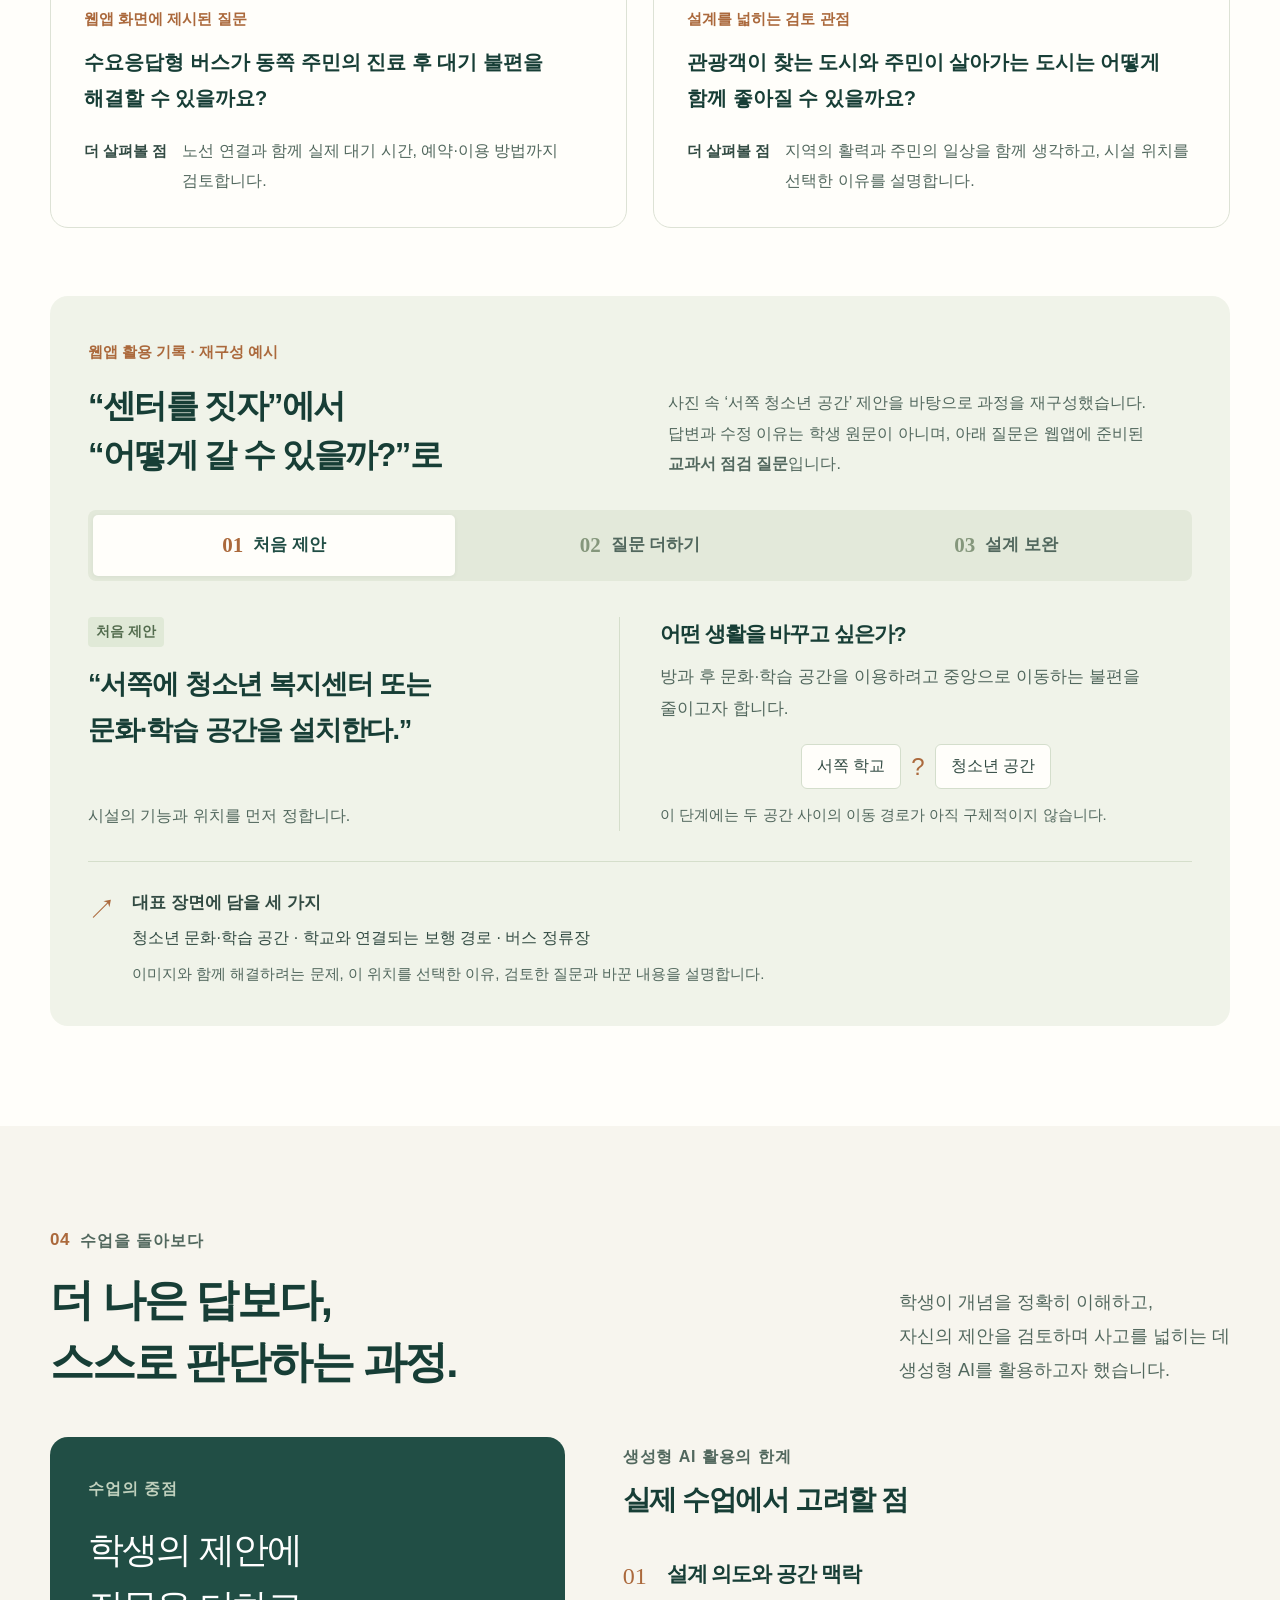
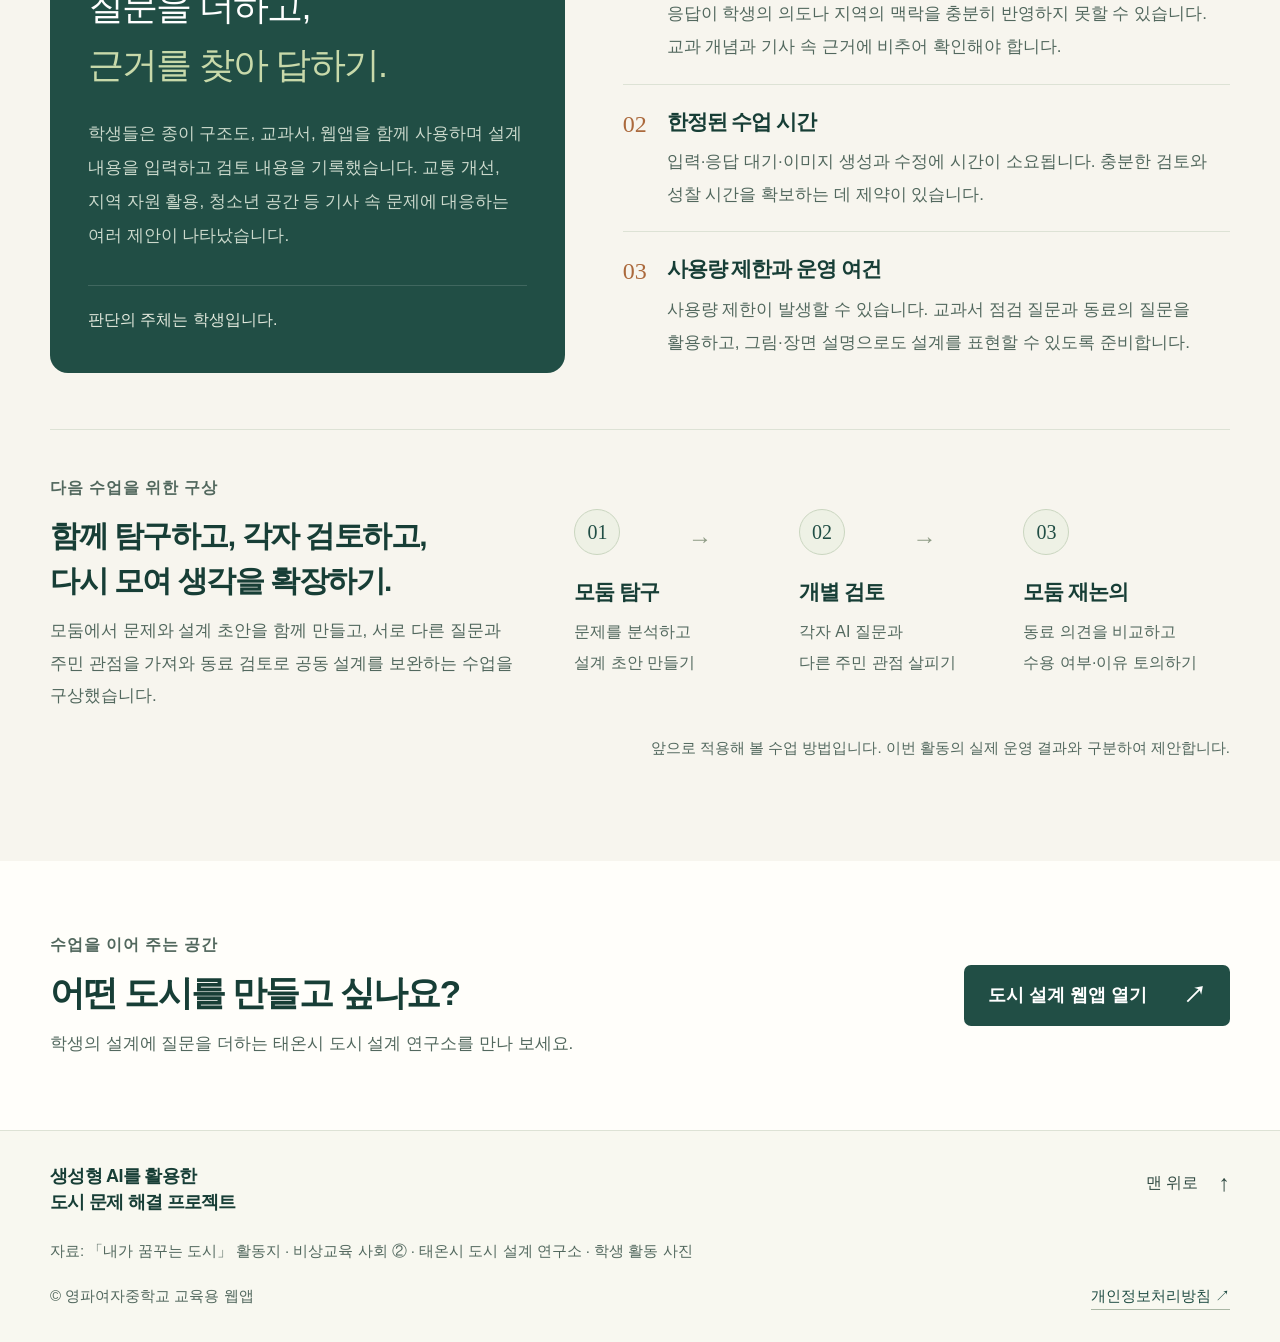
<file: story/index.html>
<!doctype html>
<html lang="ko">
<head>
  <meta charset="utf-8">
  <meta name="viewport" content="width=device-width, initial-scale=1">
  <title>AI 질문으로 생각을 넓히는 태온시 도시 설계 | 영파여자중학교</title>
  <meta name="description" content="가상 기사를 읽고, 도시를 설계하고, 질문으로 생각을 넓히다. 영파여자중학교 중학교 사회 3차시 수업 기록입니다.">
  <meta name="theme-color" content="#214e45">
  <meta property="og:title" content="AI 질문으로 생각을 넓히는 태온시 도시 설계">
  <meta property="og:description" content="학생의 설계에 질문을 더하는 중학교 사회 수업 이야기">
  <meta property="og:type" content="website">
  <meta property="og:image" content="https://kwonsocial.github.io/taeon_city_lab/story/assets/activity-thinking.jpg">
  <link rel="icon" href="data:image/svg+xml,%3Csvg xmlns='http://www.w3.org/2000/svg' viewBox='0 0 40 40'%3E%3Crect width='40' height='40' rx='10' fill='%23214e45'/%3E%3Cpath d='M9 30V16h9v14m0 0V9h9v21m0-10h5v10M6 31h28' fill='none' stroke='%23f9f4e7' stroke-width='2'/%3E%3C/svg%3E">
  <link rel="canonical" href="https://kwonsocial.github.io/taeon_city_lab/story/">
  <link rel="stylesheet" href="styles.css">
  <script src="app.js" defer></script>
</head>
<body>
  <a class="skip" href="#main">본문으로 바로가기</a>
  <header class="site-header">
    <div class="wrap header-inner">
      <a class="brand" href="#top" aria-label="생성형 AI를 활용한 도시 문제 해결 프로젝트 처음으로">
        <span class="brand-icon" aria-hidden="true"><svg viewBox="0 0 40 40" fill="none"><path d="M8 31V16h10v15m0-1V8h10v23m0-12h5v12M5 32h30" stroke="currentColor" stroke-width="1.7"/><path d="M12 20h2m-2 5h2m8-12h2m-2 6h2m-2 6h2" stroke="currentColor" stroke-width="1.5"/></svg></span>
        <span class="brand-title"><span>생성형 AI를 활용한</span> <b>도시 문제 해결 프로젝트</b></span>
      </a>
      <nav class="desktop-nav" aria-label="주요 메뉴">
        <a href="#overview">수업 소개</a><a href="#journey">3차시 여정</a><a href="#thinking">학생의 생각</a><a href="#reflection">수업 성찰</a>
      </nav>
      <button class="share-button" type="button" id="share-button" aria-label="링크 복사"><svg viewBox="0 0 24 24" fill="none" aria-hidden="true"><path d="M10 13a4 4 0 0 0 6 0l3-3a4 4 0 0 0-6-6l-2 2M14 11a4 4 0 0 0-6 0l-3 3a4 4 0 0 0 6 6l2-2" stroke="currentColor" stroke-width="1.6" stroke-linecap="round"/></svg><span>링크 복사</span></button>
      <button class="menu-toggle" type="button" aria-label="메뉴 열기" aria-expanded="false" aria-controls="mobile-nav"><span></span><span></span></button>
    </div>
    <nav class="mobile-nav" id="mobile-nav" aria-label="모바일 메뉴" hidden><a href="#overview">수업 소개</a><a href="#journey">3차시 여정</a><a href="#thinking">학생의 생각</a><a href="#reflection">수업 성찰</a></nav>
    <div class="reading-track" aria-hidden="true"><span id="reading-progress"></span></div>
  </header>

  <main id="main">
    <section class="hero wrap" id="top" aria-labelledby="page-title">
      <div class="hero-copy">
        <p class="eyebrow"><span class="dot"></span> 영파여자중학교 · 사회 수업 사례</p>
        <h1 id="page-title">AI의 질문으로<br><em>생각을 넓히는</em><br>도시 설계</h1>
        <p class="hero-description">학생이 먼저 도시를 설계하고,<br>질문과 주민의 관점으로 다시 살펴봅니다.<br>태온시에서 시작한 살기 좋은 도시 이야기.</p>
        <div class="hero-actions"><a class="button primary" href="#journey">수업 이야기 <span aria-hidden="true">↗</span></a><a class="text-link" href="https://kwonsocial.github.io/taeon_city_lab/" target="_blank" rel="noopener noreferrer">도시 설계 웹앱 <span aria-hidden="true">↗</span><span class="sr-only"> 새 창</span></a></div>
        <div class="hero-meta"><span>중학교 <strong>3학년</strong></span><span><strong>3차시</strong> 프로젝트</span><span>사람이 만든 삶터, <strong>도시</strong></span></div>
      </div>
      <figure class="hero-visual">
        <img src="assets/activity-thinking.jpg" alt="교과서를 펼쳐 놓고 태블릿의 도시 설계 질문을 살펴보는 학생" width="1536" height="2048" fetchpriority="high">
        <div class="photo-label"><span class="dot"></span> 수업의 한 장면 <span>02 / 설계 검토</span></div>
        <figcaption><span>질문 하나에서 시작되는</span><strong>생각의 확장.</strong></figcaption>
      </figure>
    </section>

    <div class="guiding-question wrap"><p class="eyebrow">이 수업의 중심 질문</p><p>“AI를 활용해 학생은 어떻게<br class="mobile-break"> <strong>자신의 생각을 확장할 수 있을까?</strong>”</p><span class="question-mark" aria-hidden="true">?</span></div>

    <section class="section wrap" id="overview" aria-labelledby="overview-heading">
      <div class="section-heading"><div><p class="eyebrow"><span>01</span> 수업을 설계하다</p><h2 id="overview-heading">도시를 읽고,<br>생활의 문제를 발견하다.</h2></div><p>가상 도시의 구조와 주민의 생활을 연결합니다.<br>시설의 기능·위치·접근성을 생각하며<br>해결 방안을 자기 말로 설명하는 수업입니다.</p></div>
      <div class="overview-grid">
        <div class="goals"><h3>학생이 도달할 배움</h3><ol><li><span>01</span><p><strong>도시 읽기</strong>가상 기사를 바탕으로 도시를 구조화하고 도시 문제를 찾아낼 수 있다.</p></li><li><span>02</span><p><strong>해결 방안 설계하기</strong>지역 자원과 주민의 생활을 고려하여 해결 방안을 제안하고, 시설·교통 노선을 구조도에 나타낼 수 있다.</p></li><li><span>03</span><p><strong>근거를 들어 판단하기</strong>AI의 질문과 가상 주민의 관점으로 설계를 검토하고, 의견의 수용 여부와 수정 이유를 근거를 들어 설명할 수 있다.</p></li></ol></div>
        <aside class="curriculum"><p class="eyebrow">교과와의 연결</p><h3>Ⅷ. 사람이 만든 삶터, 도시</h3><p class="unit-list">2. 도시 내부의 경관<br>3. 도시화와 도시 문제<br>4. 살기 좋은 도시</p><div class="concepts"><span>도시 내부 구조</span><span>접근성</span><span>도시 문제</span><span>삶의 질</span></div><details><summary>교육과정 성취기준 <span aria-hidden="true">＋</span></summary><ul><li><b>[9사(지리)08-02]</b> 도시의 위치와 내부 구조의 특징을 설명할 수 있다.</li><li><b>[9사(지리)08-03]</b> 도시 문제 해결을 위한 방안을 제안할 수 있다.</li><li><b>[9사(지리)08-04]</b> 살기 좋은 도시의 조건을 제시할 수 있다.</li></ul></details></aside>
      </div>
      <article class="city-story">
        <div class="city-copy"><p class="eyebrow">탐구의 출발점 · 가상 기사</p><h3>여기는 태온시입니다.</h3><p>산업의 쇠퇴와 인구 변화, 긴 버스 배차 간격, 생활 시설의 편중. 기사 속 단서를 따라가며 <strong>“어디에서, 누가, 어떤 불편을 겪는가?”</strong>를 찾습니다.</p><p class="source-note">태온시는 태백시의 지역적 특성을 참고한 가상 도시입니다. 기사 속 수치·시설 배치·주민 발언은 수업용으로 설정되었습니다.</p><a href="assets/taeon-worksheet.pdf" class="text-link" target="_blank" rel="noopener">‘내가 꿈꾸는 도시’ 활동지 보기 <span aria-hidden="true">↗</span><span class="sr-only"> PDF 새 창</span></a></div>
        <div class="city-map" role="img" aria-label="가상 태온시의 지역별 기능. 북쪽은 산림과 산책길, 중앙은 역과 시장·시청·대학 병원, 서쪽은 주거지와 학교, 동쪽은 옛 탄광과 창고·광부 주거지.">
          <span class="map-caption">기사로 읽는 지역별 기능</span><div class="map-north"><span>북쪽</span><strong>산림 · 산책길</strong><i aria-hidden="true">♧ ♧ ♧</i></div><div class="map-west"><span>서쪽</span><strong>주거지 · 학교</strong></div><div class="map-center"><span>중앙</span><strong>역 · 시장<br>시청 · 대학 병원</strong></div><div class="map-east"><span>동쪽</span><strong>옛 탄광 · 창고<br>광부 주거지</strong></div><span class="map-note">위치 관계를 이해하기 위한 개념도</span>
        </div>
      </article>
    </section>

    <section class="journey-section" id="journey" aria-labelledby="journey-heading"><div class="wrap section">
      <div class="section-heading"><div><p class="eyebrow"><span>02</span> 수업을 따라가다</p><h2 id="journey-heading">읽기에서 설계로,<br>설계에서 다시 질문으로.</h2></div><p>가상 기사 탐구 → 설계와 검토 → 표현과 공유<br>매 차시, 학생이 내린 판단과<br>그 판단을 뒷받침하는 근거를 남깁니다.</p></div>
      <div class="lesson-tabs" data-tab-group>
        <div class="tab-list" role="tablist" aria-label="차시별 수업 활동">
          <button type="button" role="tab" id="lesson-tab-1" aria-controls="lesson-1" aria-selected="true"><span>1차시</span> 가상 기사로 도시 읽기 <i aria-hidden="true">↗</i></button>
          <button type="button" role="tab" id="lesson-tab-2" aria-controls="lesson-2" aria-selected="false" tabindex="-1"><span>2차시</span> 설계와 관점 넓히기 <i aria-hidden="true">↗</i></button>
          <button type="button" role="tab" id="lesson-tab-3" aria-controls="lesson-3" aria-selected="false" tabindex="-1"><span>3차시</span> 설계 표현과 공유 <i aria-hidden="true">↗</i></button>
        </div>
        <div id="lesson-1" class="lesson-panel" role="tabpanel" aria-labelledby="lesson-tab-1" tabindex="0">
          <div class="lesson-intro"><p class="eyebrow">읽고 · 구조화하고 · 발견하기</p><h3>기사 속 단서가 <br>도시의 구조가 됩니다.</h3><p>태온시의 인구 변화, 산업 쇠퇴, 교통·생활 시설 문제를 기사 속 근거와 연결합니다. 지역별 기능을 구분하고 두 가지 문제를 선정한 뒤, 해결 방안을 제안하고 스스로 검토합니다.</p><div class="teacher-question"><span>교사의 질문</span><p>“태온시에서 누가 어떤 불편을 겪고 있는가?”</p></div><p class="output-line"><span>남기는 기록</span> 지역별 구조도 · 문제와 근거 · 해결 방안 · 자기 검토</p></div>
          <ol class="time-plan"><li><span class="time">05<small>분 · 도입</small></span><div><h4>도시의 상황 만나기</h4><p>가상 기사와 활동지를 읽고, 주민의 생활에서 나타나는 불편을 찾습니다.</p></div></li><li><span class="time">30<small>분 · 전개</small></span><div><h4>문제와 해결 방안 연결하기</h4><p>지역별 기능을 구조도에 나타내고, 문제 두 가지와 그 근거·생활 영향을 기록합니다. 이를 바탕으로 해결 방안을 제시합니다.</p></div></li><li><span class="time">10<small>분 · 정리</small></span><div><h4>해결 방안 스스로 검토하기</h4><p>해결 방안을 스스로 검토합니다.</p></div></li></ol>
        </div>
        <div id="lesson-2" class="lesson-panel" role="tabpanel" aria-labelledby="lesson-tab-2" tabindex="0" hidden>
          <div class="lesson-intro"><p class="eyebrow">제안하고 · 질문하고 · 판단하기</p><h3>나의 설계에 <br>다른 관점을 더합니다.</h3><p>지난 시간 작성한 활동지를 읽어 보고, 설계 내용을 웹앱에 업로드합니다. AI 질문과 가상 주민 인터뷰를 통해 설계를 검토하고, 변경한 내용과 근거를 기록합니다.</p><div class="teacher-question"><span>교사의 질문</span><p>“어떤 질문 때문에 무엇을 수정했는가?”</p></div><p class="output-line"><span>남기는 기록</span> 활동지 설계 내용 · AI·주민 관점 검토 · 변경 내용과 근거</p></div>
          <ol class="time-plan"><li><span class="time">05<small>분 · 도입</small></span><div><h4>활동지 확인과 웹앱 업로드</h4><p>지난 시간 작성한 활동지를 읽어 보고, 활동지의 설계 내용을 태온시 도시 설계 연구소 웹앱에 업로드합니다.</p></div></li><li><span class="time">30<small>분 · 전개</small></span><div><h4>AI 질문과 주민 인터뷰로 검토하기</h4><p>AI 질문과 가상 주민 인터뷰를 통해 시설의 기능·위치·접근성과 주민의 생활 변화를 살펴보며 설계를 검토합니다.</p></div></li><li><span class="time">10<small>분 · 정리</small></span><div><h4>변경 내용과 근거 기록하기</h4><p>AI 검토 후 변경한 내용을 근거와 함께 기록합니다.</p></div></li></ol>
        </div>
        <div id="lesson-3" class="lesson-panel" role="tabpanel" aria-labelledby="lesson-tab-3" tabindex="0" hidden>
          <div class="lesson-intro"><p class="eyebrow">표현하고 · 대조하고 · 공유하기</p><h3>도시의 변화가 <br>생활의 장면이 됩니다.</h3><p>검토 내용을 반영하여 구조도를 수정하고 대표 장면의 장소와 요소 세 가지를 정합니다. 이미지와 설계를 대조한 뒤 공유하며, 설계 이유와 남은 과제를 나눕니다.</p><div class="teacher-question"><span>교사의 질문</span><p>“내 설계는 주민의 어떤 생활을 바꾸었는가?”</p></div><p class="output-line"><span>남기는 기록</span> 대표 장면 · 설계 이유 · 더 확인할 과제</p></div>
          <ol class="time-plan"><li><span class="time">05<small>분 · 도입</small></span><div><h4>장면의 조건 정하기</h4><p>표현할 장소와 포함할 요소 세 가지를 골라 구조도와의 연결을 확인합니다.</p></div></li><li><span class="time">30<small>분 · 전개</small></span><div><h4>표현하고 대조하기</h4><p>이미지의 위치·기능·이동 표현을 점검합니다. 이미지 또는 그림·장면 설명을 설계 이유와 함께 게시합니다.</p></div></li><li><span class="time">10<small>분 · 정리</small></span><div><h4>변화와 과제 나누기</h4><p>친구들의 대안을 살펴보고, 살기 좋은 도시의 조건과 더 확인할 점을 설명합니다.</p></div></li></ol>
        </div>
      </div>
      <p class="timing-note">차시당 45분 운영 예시입니다. 입력·응답 대기·이미지 생성 상황에 따라 시간을 조정합니다.</p>
      <div class="tools-line"><strong>배움을 연결한 도구</strong><p><b>태온시 도시 설계 연구소</b> 설계 확인·교과 개념 점검·주민 관점 검토 <span> / </span><b>디벗</b> 설계 입력 <span> / </span><b>띵커벨 보드</b> 결과 공유</p></div>
      <div class="gallery-heading"><h3>교실에서 남긴 장면들</h3><span>종이 위의 설계와 화면 속 질문을 오가며</span></div>
      <div class="activity-gallery">
        <figure><div class="activity-image"><img src="assets/activity-writing.jpg" width="1536" height="2048" alt="태블릿의 질문을 보며 종이 활동지에 구조도와 검토 내용을 기록하는 학생" loading="lazy"></div><figcaption><span>01</span><div><strong>구조도와 검토 내용 기록</strong><p>종이 위에서 설계와 판단을 구체화합니다.</p></div></figcaption></figure>
        <figure><div class="activity-image"><img src="assets/activity-thinking.jpg" width="1536" height="2048" alt="교과서와 웹앱을 함께 보며 수요응답형 버스 제안을 점검하는 학생" loading="lazy"></div><figcaption><span>02</span><div><strong>교과 개념과 대안 점검</strong><p>개념과 주민의 생활을 연결합니다.</p></div></figcaption></figure>
        <figure><div class="activity-image design-crop"><img src="assets/activity-design.jpg" width="1536" height="2048" alt="폐광과 빈 창고의 관광 활용, 서쪽 청소년 공간 제안을 웹앱에 입력하는 모습" loading="lazy"></div><figcaption><span>03</span><div><strong>학생 설계의 웹앱 입력</strong><p>시설의 기능과 위치를 글로 표현합니다.</p></div></figcaption></figure>
      </div>
    </div></section>

    <section class="section wrap" id="thinking" aria-labelledby="thinking-heading">
      <div class="section-heading"><div><p class="eyebrow"><span>03</span> 학생의 생각을 들여다보다</p><h2 id="thinking-heading">하나의 제안에,<br>한 걸음 더 깊은 질문.</h2></div><p>활동 사진 속 설계에는<br>교통, 지역 자원, 청소년의 생활을<br>바꾸려는 학생들의 제안이 담겨 있습니다.</p></div>
      <div class="observed-label"><span class="dot"></span> 활동 사진에서 확인한 학생 제안</div>
      <div class="student-proposals">
        <article class="proposal"><div class="proposal-top"><span>CASE 01</span><span class="concept-chip">접근성 · 삶의 질</span></div><h3>기다림을 줄이는<br>수요응답형 버스</h3><p>동쪽 주민의 긴 버스 배차 간격을 접근성 문제로 보고, 수요응답형 버스를 제안했습니다.</p><div class="proposal-question"><span>웹앱 화면에 제시된 질문</span><p>수요응답형 버스가 동쪽 주민의 진료 후 대기 불편을 해결할 수 있을까요?</p></div><div class="next-thought"><b>더 살펴볼 점</b><p>노선 연결과 함께 실제 대기 시간, 예약·이용 방법까지 검토합니다.</p></div></article>
        <article class="proposal"><div class="proposal-top"><span>CASE 02</span><span class="concept-chip">지역 자원 · 시설 배치</span></div><h3>지역 자원을 살리고,<br>청소년 공간을 가까이</h3><p>폐광과 빈 창고를 관광 상품으로 활용하고, 도시 서쪽에 청소년 복지센터나 문화회관을 설치하는 방안을 입력했습니다.</p><div class="proposal-question"><span>설계를 넓히는 검토 관점</span><p>관광객이 찾는 도시와 주민이 살아가는 도시는 어떻게 함께 좋아질 수 있을까요?</p></div><div class="next-thought"><b>더 살펴볼 점</b><p>지역의 활력과 주민의 일상을 함께 생각하고, 시설 위치를 선택한 이유를 설명합니다.</p></div></article>
      </div>

      <article class="thinking-example">
        <div class="example-heading"><div><span class="example-label">웹앱 활용 기록 · 재구성 예시</span><h3>“센터를 짓자”에서<br>“어떻게 갈 수 있을까?”로</h3></div><p>사진 속 ‘서쪽 청소년 공간’ 제안을 바탕으로 과정을 재구성했습니다. 답변과 수정 이유는 학생 원문이 아니며, 아래 질문은 웹앱에 준비된 <strong>교과서 점검 질문</strong>입니다.</p></div>
        <div data-tab-group class="example-tabs">
          <div role="tablist" class="example-tab-list" aria-label="사고 확장 예시 단계"><button type="button" role="tab" id="thought-tab-1" aria-controls="thought-1" aria-selected="true"><span>01</span> 처음 제안</button><button type="button" role="tab" id="thought-tab-2" aria-controls="thought-2" aria-selected="false" tabindex="-1"><span>02</span> 질문 더하기</button><button type="button" role="tab" id="thought-tab-3" aria-controls="thought-3" aria-selected="false" tabindex="-1"><span>03</span> 설계 보완</button></div>
          <div id="thought-1" class="thought-panel" role="tabpanel" aria-labelledby="thought-tab-1" tabindex="0"><div class="thought-statement"><span class="small-label">처음 제안</span><p>“서쪽에 청소년 복지센터 또는<br>문화·학습 공간을 설치한다.”</p><span class="thought-note">시설의 기능과 위치를 먼저 정합니다.</span></div><div class="thought-detail"><h4>어떤 생활을 바꾸고 싶은가?</h4><p>방과 후 문화·학습 공간을 이용하려고 중앙으로 이동하는 불편을 줄이고자 합니다.</p><div class="mini-route"><span>서쪽 학교</span><i aria-hidden="true">?</i><span>청소년 공간</span></div><p class="source-note">이 단계에는 두 공간 사이의 이동 경로가 아직 구체적이지 않습니다.</p></div></div>
          <div id="thought-2" class="thought-panel" role="tabpanel" aria-labelledby="thought-tab-2" tabindex="0" hidden><div class="thought-statement"><span class="small-label">교과서 점검 질문 · AI 응답 아님</span><p>“학교가 끝난 뒤 여러분이 만든 공간까지 어떻게 갈 수 있나요? 구조도에서 경로를 설명해 주세요.”</p><span class="thought-note">‘어디에 지을까’에서 ‘어떻게 이용할까’로.</span></div><div class="thought-detail"><h4>질문에 근거를 들어 답하기</h4><p>학교와 주거지 가까이에 배치하고, 학교에서 센터로 이어지는 보행 경로와 정류장을 표시합니다.</p><p>큰길을 건너는 구간에서는 안전하게 이동할 수 있는지 확인합니다.</p><div class="mini-route"><span>학교</span><i aria-hidden="true">→</i><span>보행 경로</span><i aria-hidden="true">→</i><span>센터</span></div></div></div>
          <div id="thought-3" class="thought-panel" role="tabpanel" aria-labelledby="thought-tab-3" tabindex="0" hidden><div class="thought-statement"><span class="small-label">수정과 판단</span><p>시설의 위치에<br>이동의 근거를 더합니다.</p><span class="thought-note">모든 의견을 받아들이기보다, 이유를 따져 선택합니다.</span></div><div class="thought-detail"><dl class="judgment-list"><div><dt>수용</dt><dd>학교–센터 보행 경로와 주요 시설을 잇는 버스 노선·정류장을 추가합니다.</dd></div><div><dt>미채택</dt><dd>‘중앙에만 문화시설을 모으기’는 서쪽 학생의 이동 불편을 줄이지 못하므로 채택하지 않습니다.</dd></div><div><dt>남은 과제</dt><dd>구체적인 운행 시간과 운영 비용은 추가로 확인합니다.</dd></div></dl></div></div>
        </div>
        <div class="scene-note"><span aria-hidden="true">↗</span><div><strong>대표 장면에 담을 세 가지</strong><p>청소년 문화·학습 공간 · 학교와 연결되는 보행 경로 · 버스 정류장</p><small>이미지와 함께 해결하려는 문제, 이 위치를 선택한 이유, 검토한 질문과 바꾼 내용을 설명합니다.</small></div></div>
      </article>
    </section>

    <section id="reflection" class="reflection-section" aria-labelledby="reflection-heading"><div class="wrap section">
      <div class="section-heading"><div><p class="eyebrow"><span>04</span> 수업을 돌아보다</p><h2 id="reflection-heading">더 나은 답보다,<br>스스로 판단하는 과정.</h2></div><p>학생이 개념을 정확히 이해하고,<br>자신의 제안을 검토하며 사고를 넓히는 데<br>생성형 AI를 활용하고자 했습니다.</p></div>
      <div class="reflection-grid"><article class="focus-card"><span class="eyebrow">수업의 중점</span><h3>학생의 제안에<br>질문을 더하고,<br><em>근거를 찾아 답하기.</em></h3><p>학생들은 종이 구조도, 교과서, 웹앱을 함께 사용하며 설계 내용을 입력하고 검토 내용을 기록했습니다. 교통 개선, 지역 자원 활용, 청소년 공간 등 기사 속 문제에 대응하는 여러 제안이 나타났습니다.</p><span class="focus-bottom">판단의 주체는 학생입니다.</span></article>
      <article class="limits"><p class="eyebrow">생성형 AI 활용의 한계</p><h3>실제 수업에서 고려할 점</h3><ol><li><span>01</span><div><h4>설계 의도와 공간 맥락</h4><p>응답이 학생의 의도나 지역의 맥락을 충분히 반영하지 못할 수 있습니다. 교과 개념과 기사 속 근거에 비추어 확인해야 합니다.</p></div></li><li><span>02</span><div><h4>한정된 수업 시간</h4><p>입력·응답 대기·이미지 생성과 수정에 시간이 소요됩니다. 충분한 검토와 성찰 시간을 확보하는 데 제약이 있습니다.</p></div></li><li><span>03</span><div><h4>사용량 제한과 운영 여건</h4><p>사용량 제한이 발생할 수 있습니다. 교과서 점검 질문과 동료의 질문을 활용하고, 그림·장면 설명으로도 설계를 표현할 수 있도록 준비합니다.</p></div></li></ol></article></div>
      <article class="peer-review"><div class="peer-heading"><p class="eyebrow">다음 수업을 위한 구상</p><h3>함께 탐구하고, 각자 검토하고,<br>다시 모여 생각을 확장하기.</h3><p>모둠에서 문제와 설계 초안을 함께 만들고, 서로 다른 질문과 주민 관점을 가져와 동료 검토로 공동 설계를 보완하는 수업을 구상했습니다.</p></div><ol class="peer-steps"><li><span>01</span><h4>모둠 탐구</h4><p>문제를 분석하고<br>설계 초안 만들기</p></li><li><span>02</span><h4>개별 검토</h4><p>각자 AI 질문과<br>다른 주민 관점 살피기</p></li><li><span>03</span><h4>모둠 재논의</h4><p>동료 의견을 비교하고<br>수용 여부·이유 토의하기</p></li></ol><p class="peer-note">앞으로 적용해 볼 수업 방법입니다. 이번 활동의 실제 운영 결과와 구분하여 제안합니다.</p></article>
    </div></section>

    <section class="closing wrap"><div><p class="eyebrow">수업을 이어 주는 공간</p><h2>어떤 도시를 만들고 싶나요?</h2><p>학생의 설계에 질문을 더하는 태온시 도시 설계 연구소를 만나 보세요.</p></div><a class="button primary" href="https://kwonsocial.github.io/taeon_city_lab/" target="_blank" rel="noopener noreferrer">도시 설계 웹앱 열기 <span aria-hidden="true">↗</span><span class="sr-only"> 새 창</span></a></section>
  </main>

  <footer class="site-footer"><div class="wrap"><div class="footer-top"><a class="brand" href="#top"><span class="brand-title"><span>생성형 AI를 활용한</span> <b>도시 문제 해결 프로젝트</b></span></a><a class="back-top" href="#top">맨 위로 <span aria-hidden="true">↑</span></a></div><p>자료: 「내가 꿈꾸는 도시」 활동지 · 비상교육 사회 ② · 태온시 도시 설계 연구소 · 학생 활동 사진</p><div class="footer-bottom"><span>© 영파여자중학교 교육용 웹앱</span><a href="https://sites.google.com/youngpa.sen.ms.kr/webapp-privacy" target="_blank" rel="noopener noreferrer">개인정보처리방침 <span aria-hidden="true">↗</span><span class="sr-only"> 새 창</span></a></div></div></footer>
  <div id="toast" role="status" class="toast" aria-live="polite" hidden>페이지 주소를 복사했습니다.</div>
</body>
</html>
</file>
<file: story/styles.css>
@charset "UTF-8";
:root{--paper:#fffefa;--ink:#173e36;--text:#324b43;--muted:#52685e;--green:#214e45;--soft:#f0f3e9;--line:#dde2d5;--accent:#ab693c;--cream:#f4eee0;--white:#fff;--radius:18px}
*{box-sizing:border-box}html{scroll-behavior:smooth;scroll-padding-top:102px}body{margin:0;background:var(--paper);color:var(--text);font-family:Pretendard,"Noto Sans KR","Apple SD Gothic Neo","Malgun Gothic",sans-serif;font-size:19px;line-height:1.8;word-break:keep-all;-webkit-font-smoothing:antialiased}a{color:inherit;text-decoration:none}button{font:inherit;color:inherit;cursor:pointer}button,a{-webkit-tap-highlight-color:transparent}button{background:none;border:0}button:focus-visible,a:focus-visible,summary:focus-visible,[tabindex="0"]:focus-visible{outline:3px solid #bc773e;outline-offset:5px}button[role=tab]:focus-visible{outline-offset:-4px}img{display:block;width:100%;max-width:100%;height:auto}figure,p,h1,h2,h3,h4,ol,ul{margin:0}ol,ul{padding:0}h1,h2,h3,h4{font-weight:700;color:var(--ink);letter-spacing:-.05em}h2{font-size:44px;line-height:1.4}h3{font-size:27px;line-height:1.5}h4{font-size:21px;line-height:1.6}strong,b{font-weight:700}em{font-style:normal}svg{display:block;width:24px;height:24px}.wrap{max-width:1180px;margin-inline:auto;width:calc(100% - 100px)}.section{padding-block:100px}.eyebrow{font-size:16px;letter-spacing:.055em;font-weight:700;color:var(--muted);display:flex;align-items:center;gap:10px;line-height:1.7}.eyebrow>span:not(.dot){font-size:17px;color:var(--accent);font-weight:600;letter-spacing:.03em}.dot{display:inline-block;width:7px;height:7px;border-radius:50%;background:var(--accent);flex-shrink:0}.button{display:inline-flex;align-items:center;justify-content:center;gap:36px;padding:14px 24px;font-size:18px;font-weight:700;border-radius:7px;transition:background .2s,transform .2s}.button.primary{background:var(--green);color:white}.button:hover{background:#123d32;transform:translateY(-2px)}.button span[aria-hidden=true]{font-size:23px;line-height:1}.text-link{font-weight:600;font-size:18px;display:inline-flex;align-items:center;gap:12px;border-bottom:1px solid #a0b2a5;padding-block:4px}.text-link:hover{color:var(--accent);border-color:var(--accent)}.sr-only{position:absolute;width:1px;height:1px;padding:0;margin:-1px;overflow:hidden;clip:rect(0,0,0,0);white-space:nowrap;border:0}[hidden]{display:none!important}.skip{position:fixed;top:-80px;left:20px;z-index:1000;background:var(--green);padding:12px 18px;color:#fff;border-radius:4px}.skip:focus{top:10px}
.site-header{position:sticky;top:0;z-index:20;background:rgba(255,254,250,.96);backdrop-filter:blur(16px)}.header-inner{height:88px;display:flex;align-items:center;justify-content:space-between;gap:24px}.brand{display:flex;align-items:center;gap:9px;font-size:22px;letter-spacing:-.04em;font-weight:700;color:var(--ink);white-space:nowrap}.brand b{font-weight:400}.brand-icon{width:37px;height:40px}.brand-icon svg{width:100%;height:100%}.desktop-nav{display:flex;gap:30px;margin-left:auto;margin-right:28px;font-size:17px;font-weight:600}.desktop-nav a{position:relative;padding:11px 0;color:var(--muted)}.desktop-nav a:hover,.desktop-nav a.active{color:var(--green)}.desktop-nav a.active:after{content:"";position:absolute;width:4px;height:4px;background:var(--accent);border-radius:50%;bottom:0;left:calc(50% - 2px)}.share-button{display:flex;align-items:center;gap:7px;font-size:16px;border:1px solid var(--line);padding:7px 11px;border-radius:6px}.share-button svg{width:16px;height:16px}.share-button:hover{background:var(--soft)}.reading-track{height:1px;background:var(--line)}.reading-track span{display:block;height:2px;width:0;background:var(--accent)}.menu-toggle{display:none}.mobile-nav{padding:10px 24px 20px;border-top:1px solid var(--line)}.mobile-nav a{display:block;padding:12px 0;font-weight:600}.mobile-break{display:none}
.hero{display:grid;grid-template-columns:1fr 1fr;gap:60px;padding-block:54px 62px;align-items:center}.hero-copy{padding:12px 0}.hero h1{font-size:66px;line-height:1.26;letter-spacing:-.065em;margin-top:23px;margin-bottom:24px}.hero h1 em{color:var(--accent)}.hero-description{font-size:20px;line-height:1.95;color:var(--muted);letter-spacing:-.025em}.hero-actions{display:flex;align-items:center;gap:28px;margin-top:29px}.hero-meta{display:flex;align-items:center;margin-top:38px;gap:14px;font-size:15px;color:var(--muted)}.hero-meta>span+span{border-left:1px solid var(--line);padding-left:14px}.hero-meta strong{font-weight:600;color:var(--text)}.hero-visual{position:relative;height:545px;border-radius:8px 70px 8px 8px;overflow:hidden;background:#b3a784}.hero-visual>img{height:100%;object-fit:cover;object-position:50% 43%;filter:brightness(.91)}.hero-visual:after{content:"";position:absolute;inset:50% 0 0;background:linear-gradient(transparent,rgba(14,34,24,.7));pointer-events:none}.photo-label{position:absolute;top:20px;left:20px;right:24px;display:flex;align-items:center;gap:9px;color:white;font-size:15px;padding:9px 11px;background:rgba(21,42,32,.47);border-radius:5px;backdrop-filter:blur(8px)}.photo-label .dot{background:#c0d6a7}.photo-label>span:last-child{margin-left:auto;font-size:14px;opacity:.85}.hero-visual figcaption{position:absolute;bottom:33px;left:32px;color:#fff;z-index:1;display:flex;flex-direction:column;font-size:18px;letter-spacing:-.02em;gap:3px}.hero-visual figcaption strong{font-size:38px;font-weight:500;letter-spacing:-.05em}.guiding-question{position:relative;border-top:1px solid var(--line);border-bottom:1px solid var(--line);display:flex;align-items:center;gap:50px;min-height:132px;padding-block:28px}.guiding-question>.eyebrow{width:160px;flex-shrink:0}.guiding-question>p:nth-child(2){font-size:26px;font-weight:400;letter-spacing:-.04em;line-height:1.6;padding-right:38px;color:var(--ink)}.question-mark{position:absolute;right:8px;top:8px;font-family:Georgia,serif;font-style:italic;font-size:88px;line-height:1.3;color:#d9dfd0}.section-heading{display:flex;align-items:flex-end;justify-content:space-between;gap:70px;margin-bottom:45px}.section-heading h2{margin-top:14px}.section-heading>p{font-size:18px;color:var(--muted);line-height:1.9;min-width:280px;padding-bottom:5px}.overview-grid{display:grid;grid-template-columns:1.22fr 1fr;gap:72px}.goals>h3{font-size:20px;margin-bottom:8px}.goals ol{list-style:none}.goals li{display:flex;gap:20px;padding:22px 0;border-bottom:1px solid var(--line)}.goals li:last-child{border-bottom:0}.goals li>span{font-family:Georgia,serif;color:var(--accent);font-size:26px;line-height:1.5}.goals li strong{display:block;font-size:20px;margin-bottom:5px;color:var(--ink)}.goals li p{font-size:18px;line-height:1.9}.curriculum{padding:30px 32px;background:var(--soft);border-radius:var(--radius);align-self:start}.curriculum h3{font-size:24px;margin:10px 0 18px}.unit-list{font-size:18px;line-height:2.05;color:var(--muted)}.concepts{display:flex;gap:7px;flex-wrap:wrap;margin-top:20px}.concepts span{font-size:15px;background:var(--paper);border:1px solid var(--line);border-radius:5px;padding:3px 8px}.curriculum details{border-top:1px solid #d9dfd0;margin-top:25px;padding-top:14px}.curriculum summary{display:flex;justify-content:space-between;cursor:pointer;list-style:none;font-size:17px;font-weight:600}.curriculum summary::-webkit-details-marker{display:none}.curriculum details[open] summary>span{transform:rotate(45deg)}.curriculum ul{list-style:none;font-size:16px;color:var(--muted);line-height:1.9;padding-top:10px}.curriculum li+li{margin-top:8px}.curriculum b{display:block;color:var(--text);font-size:15px}.city-story{margin-top:48px;border:1px solid var(--line);border-radius:var(--radius);padding:40px;display:grid;grid-template-columns:1fr 1fr;gap:64px;align-items:center}.city-copy h3{font-size:30px;margin-top:8px;margin-bottom:16px}.city-copy>p:not(.eyebrow):not(.source-note){font-size:18px;line-height:1.95}.source-note{font-size:16px;line-height:1.85;color:var(--muted)}.city-copy .source-note{margin-top:17px}.city-copy .text-link{margin-top:20px;font-size:16px}.city-map{background:#f7f6ee;border-radius:14px;min-height:280px;display:grid;grid-template-columns:1fr 1.15fr 1fr;grid-template-rows:28px 80px 100px 30px;align-content:center;column-gap:10px;row-gap:10px;padding:15px 22px;text-align:center;font-size:15px}.map-caption{grid-column:1/4;color:var(--muted);text-align:left;font-size:14px}.map-north{grid-column:2/3;position:relative;background:#dfe7cf}.map-west{grid-column:1/2;background:#f4e5cc}.map-center{grid-column:2/3;background:var(--green);color:white}.map-east{grid-column:3/4;background:#e1e5dd}.city-map>div{border-radius:10px;display:flex;flex-direction:column;justify-content:center;position:relative;gap:4px}.city-map>div>span{font-size:14px;opacity:.7}.city-map>div strong{font-size:16px;line-height:1.7;letter-spacing:-.035em}.map-north i{font-size:20px;line-height:1;color:#728a60;font-style:normal}.map-note{grid-column:1/4;color:var(--muted);font-size:14px;padding-top:3px}.map-west:after,.map-center:after{content:"";position:absolute;right:-10px;top:50%;width:10px;height:1px;background:#a2b2a0}.map-north:after{content:"";position:absolute;bottom:-10px;left:50%;height:10px;width:1px;background:#a2b2a0}
.journey-section{background:#f5f5ed}.tab-list{display:grid;grid-template-columns:repeat(3,1fr);border-bottom:1px solid #cfd7c7}.tab-list button{text-align:left;font-weight:600;padding:20px 24px;color:var(--muted);border-radius:10px 10px 0 0;display:flex;align-items:center;gap:15px;font-size:18px;position:relative}.tab-list button>span{font-size:15px;opacity:.7;white-space:nowrap}.tab-list button i{font-style:normal;font-size:24px;margin-left:auto;opacity:0}.tab-list button[aria-selected=true]{background:var(--green);color:white}.tab-list button[aria-selected=true] i{opacity:1}.tab-list button:hover:not([aria-selected=true]){background:#e9eddf}.lesson-panel{display:grid;grid-template-columns:1fr 1fr;gap:70px;padding:43px 38px;background:var(--paper);border:1px solid var(--line);border-top:0;border-radius:0 0 14px 14px}.lesson-intro h3{font-size:33px;line-height:1.5;margin:12px 0 16px}.lesson-intro>p:not(.eyebrow):not(.output-line){font-size:18px;color:var(--muted);line-height:1.9}.teacher-question{margin-top:23px;border-left:2px solid var(--accent);padding:4px 0 4px 17px}.teacher-question>span{font-size:14px;color:var(--accent);font-weight:600}.teacher-question>p{font-size:19px;color:var(--ink);font-weight:600;margin-top:4px;line-height:1.8}.output-line{font-size:15px;line-height:1.9;color:var(--muted);margin-top:24px}.output-line>span{color:var(--ink);font-weight:600;display:block;margin-bottom:3px}.time-plan{list-style:none;display:flex;flex-direction:column;justify-content:space-between;gap:16px}.time-plan li{display:flex;gap:24px;padding-bottom:20px;border-bottom:1px solid var(--line)}.time-plan li:last-child{padding-bottom:0;border:0}.time{font-family:Georgia,serif;font-size:36px;line-height:1.4;color:var(--accent);min-width:57px}.time small{display:block;font-family:Pretendard,"Malgun Gothic",sans-serif;font-size:14px;color:var(--muted);white-space:nowrap;font-weight:400}.time-plan h4{font-size:20px;margin:5px 0}.time-plan p{font-size:17px;color:var(--muted);line-height:1.9}.timing-note{font-size:15px;color:var(--muted);margin-top:13px}.tools-line{display:flex;gap:24px;align-items:center;margin-top:32px;padding-block:22px;border-block:1px solid var(--line);font-size:16px}.tools-line>strong{white-space:nowrap;color:var(--ink)}.tools-line p{line-height:1.9;color:var(--muted)}.tools-line p b{font-weight:600;color:var(--text)}.tools-line p span{padding:0 8px;color:#b2bca9}.gallery-heading{margin:52px 0 24px;display:flex;justify-content:space-between;align-items:center;gap:20px}.gallery-heading h3{font-size:25px}.gallery-heading>span{font-size:16px;color:var(--muted)}.activity-gallery{display:grid;grid-template-columns:repeat(3,1fr);gap:24px}.activity-image{aspect-ratio:1.12;overflow:hidden;border-radius:10px;background:#e5e4d3}.activity-image img{height:100%;object-fit:cover;object-position:center 38%;transition:transform .4s}.activity-image:hover img{transform:scale(1.025)}.activity-image.design-crop img{object-fit:cover;object-position:center 7%}.activity-gallery figcaption{display:flex;gap:15px;margin-top:18px}.activity-gallery figcaption>span{font-family:Georgia,serif;font-size:22px;color:var(--accent);padding-top:2px}.activity-gallery figcaption strong{font-size:18px;color:var(--ink)}.activity-gallery figcaption p{font-size:16px;line-height:1.8;color:var(--muted);margin-top:3px}
.observed-label{display:flex;align-items:center;gap:9px;font-size:16px;font-weight:600;margin-bottom:18px}.student-proposals{display:grid;grid-template-columns:1fr 1fr;gap:26px}.proposal{border:1px solid var(--line);padding:31px 33px;border-radius:var(--radius)}.proposal-top{display:flex;align-items:center;justify-content:space-between;gap:12px;font-size:15px;color:var(--accent);letter-spacing:.05em}.concept-chip{font-size:14px;color:var(--muted);background:var(--soft);padding:3px 9px;border-radius:5px;letter-spacing:0}.proposal h3{font-size:31px;margin:20px 0 16px}.proposal>p{font-size:18px;color:var(--muted);line-height:1.9;min-height:80px}.proposal-question{border-top:1px solid var(--line);margin-top:23px;padding-top:20px}.proposal-question>span{color:var(--accent);font-size:15px;font-weight:600}.proposal-question>p{font-size:20px;font-weight:600;color:var(--ink);margin-top:8px;line-height:1.8}.next-thought{font-size:16px;display:flex;gap:15px;align-items:flex-start;margin-top:20px;color:var(--muted);line-height:1.9}.next-thought>b{white-space:nowrap;color:var(--text);font-size:15px;padding-top:1px}.proposal-source{margin-top:15px}.thinking-example{margin-top:68px;padding:38px;background:var(--soft);border-radius:var(--radius)}.example-heading{display:grid;grid-template-columns:1fr 1fr;gap:55px;align-items:end;margin-bottom:28px}.example-label{font-size:15px;color:var(--accent);font-weight:600;display:inline-block}.example-heading h3{font-size:33px;line-height:1.5;margin-top:12px}.example-heading>p{font-size:16px;line-height:1.9;color:var(--muted)}.example-tab-list{display:flex;gap:4px;background:#e3e9da;border-radius:8px;padding:5px;margin-top:30px}.example-tab-list button{padding:12px 20px;font-size:17px;color:var(--muted);font-weight:600;flex:1;border-radius:5px;display:flex;align-items:center;justify-content:center;gap:13px}.example-tab-list button>span{font-family:Georgia,serif;font-size:21px;color:#85977c}.example-tab-list button[aria-selected=true]{background:var(--paper);color:var(--green);box-shadow:0 1px 4px #173e3610}.example-tab-list button[aria-selected=true]>span{color:var(--accent)}.thought-panel{display:grid;grid-template-columns:1fr 1fr;gap:40px;padding:36px 0 30px;min-height:280px}.thought-statement{display:flex;flex-direction:column;align-items:flex-start;border-right:1px solid #d5decb;padding-right:35px}.small-label{font-size:14px;background:#e0e9d7;color:#536c4e;display:inline-block;border-radius:4px;padding:3px 8px;font-weight:600;line-height:1.7}.thought-statement>p{font-size:27px;line-height:1.7;letter-spacing:-.04em;font-weight:600;color:var(--ink);margin:15px 0}.thought-note{font-size:16px;line-height:1.9;color:var(--muted);margin-top:auto}.thought-detail h4{font-size:21px;margin:0 0 10px}.thought-detail>p{font-size:17px;line-height:1.9;color:var(--muted)}.thought-detail>p+p{margin-top:12px}.mini-route{display:flex;align-items:center;justify-content:center;gap:10px;margin-top:19px;margin-bottom:12px;flex-wrap:wrap}.mini-route>span{padding:7px 15px;background:var(--paper);border-radius:6px;border:1px solid #d4decc;font-size:16px}.mini-route i{font-style:normal;color:var(--accent);font-size:24px}.thought-detail .source-note{font-size:15px}.judgment-list{margin:0}.judgment-list>div{display:flex;gap:15px;margin-bottom:16px}.judgment-list>div:last-child{margin-bottom:0}.judgment-list dt{font-size:15px;min-width:50px;font-weight:700;color:var(--accent);padding-top:2px}.judgment-list dd{margin:0;font-size:17px;line-height:1.85;color:var(--text)}.scene-note{display:flex;gap:16px;border-top:1px solid #d5decb;padding-top:23px}.scene-note>span{font-size:28px;color:var(--accent)}.scene-note strong{font-size:17px}.scene-note p{font-size:16px;line-height:1.9;margin-top:4px}.scene-note small{display:block;font-size:15px;line-height:1.9;margin-top:6px;color:var(--muted)}
.reflection-section{background:#f7f5ee}.reflection-grid{display:grid;grid-template-columns:1fr 1.18fr;gap:58px}.focus-card{background:var(--green);border-radius:var(--radius);padding:38px;color:#dfe7d9;display:flex;flex-direction:column;align-items:flex-start}.focus-card>.eyebrow{color:#c0d0bd}.focus-card h3{color:white;font-size:36px;line-height:1.6;margin:18px 0 24px;font-weight:500}.focus-card em{color:#c8d9aa}.focus-card>p{font-size:17px;line-height:2;color:#cbd9cc}.focus-bottom{border-top:1px solid #ffffff24;padding-top:20px;margin-top:32px;display:block;font-size:16px;width:100%;color:#e5ebdf}.limits{padding-top:6px}.limits>h3{font-size:28px;margin-top:8px;margin-bottom:16px}.limits ol{list-style:none}.limits li{display:flex;gap:20px;padding:20px 0;border-bottom:1px solid var(--line)}.limits li:last-child{border:0;padding-bottom:0}.limits li>span{font-family:Georgia,serif;color:var(--accent);font-size:24px;line-height:1.6}.limits h4{font-size:21px;margin-bottom:7px}.limits li p{font-size:17px;line-height:1.95;color:var(--muted)}.peer-review{border-top:1px solid var(--line);margin-top:56px;padding-top:44px;display:grid;grid-template-columns:.85fr 1.2fr;gap:22px 60px}.peer-heading h3{font-size:30px;margin:12px 0}.peer-heading>p:not(.eyebrow){font-size:17px;line-height:1.9;color:var(--muted)}.peer-steps{list-style:none;display:grid;grid-template-columns:repeat(3,1fr);gap:18px;align-items:center}.peer-steps li{position:relative}.peer-steps li>span{display:flex;align-items:center;justify-content:center;border:1px solid #cad6c0;border-radius:50%;width:46px;height:46px;color:var(--green);background:#eef1e5;font-size:20px;font-family:Georgia,serif;margin-bottom:20px}.peer-steps h4{font-size:21px}.peer-steps p{font-size:16px;color:var(--muted);margin-top:9px;line-height:1.9}.peer-steps li:not(:last-child):after{content:"→";position:absolute;color:#8e9b85;top:8px;left:55%;font-size:24px}.peer-note{grid-column:1/-1;text-align:right;color:var(--muted);font-size:15px;line-height:1.8}.closing{display:flex;align-items:center;justify-content:space-between;gap:50px;padding-block:70px}.closing h2{font-size:35px;margin-top:10px}.closing p:not(.eyebrow){color:var(--muted);font-size:17px;margin-top:12px}.closing .button{flex-shrink:0}.site-footer{border-top:1px solid var(--line);padding:32px 0;background:#f8f8f0}.footer-top{display:flex;justify-content:space-between;align-items:center;margin-bottom:22px}.footer-top .brand{font-size:20px}.back-top{font-size:16px;display:flex;align-items:center;gap:20px}.back-top span{font-size:23px}.site-footer .wrap>p{font-size:15px;line-height:1.8;color:var(--muted)}.footer-bottom{display:flex;justify-content:space-between;gap:20px;margin-top:18px;font-size:15px;color:var(--muted)}.footer-bottom>a{color:var(--green);border-bottom:1px solid #aab7a5}.toast{position:fixed;z-index:100;bottom:30px;left:50%;transform:translateX(-50%);background:#173e36;color:#fff;padding:13px 23px;box-shadow:0 8px 30px #173e3620;border-radius:8px;font-size:17px;max-width:calc(100% - 32px);width:max-content}
@media(min-width:1500px){.wrap{max-width:1260px}.hero{gap:85px}.hero-visual{height:590px}.hero h1{font-size:72px}}
@media(max-width:1100px){.wrap{width:calc(100% - 64px)}.desktop-nav{gap:20px;margin-right:8px}.hero{gap:34px}.hero h1{font-size:57px}.hero-visual{height:525px}.hero-meta{gap:10px;font-size:14px}.hero-meta>span+span{padding-left:10px}.hero-actions{gap:20px}.hero-actions .text-link{font-size:16px}.section{padding-block:80px}.section-heading{gap:40px}.overview-grid{gap:42px}.city-story{padding:32px;gap:32px}.city-map{padding-inline:14px;gap:8px}.map-west:after,.map-center:after{right:-8px;width:8px}.map-north:after{bottom:-8px;height:8px}.tab-list button{padding:18px 17px;gap:9px;font-size:16px}.lesson-panel{gap:35px;padding:32px}.proposal{padding:26px}.proposal h3{font-size:29px}.thinking-example{padding:32px}.reflection-grid{gap:38px}.peer-review{gap:22px 40px}.hero-meta>span:last-child{max-width:140px}.gallery-heading>span{font-size:15px}.activity-gallery{gap:18px}.activity-gallery figcaption{gap:11px}}
@media(max-width:1000px){html{scroll-padding-top:85px}.wrap{width:calc(100% - 48px)}.header-inner{height:72px;gap:15px}.brand{font-size:21px}.brand-icon{width:30px;height:34px}.desktop-nav{display:none}.share-button{margin-left:auto}.menu-toggle{display:flex;flex-direction:column;gap:6px;width:36px;height:36px;align-items:center;justify-content:center}.menu-toggle span{height:1.5px;width:20px;background:var(--green);transition:transform .2s}.menu-toggle[aria-expanded=true]>span:first-child{transform:translateY(3.75px) rotate(45deg)}.menu-toggle[aria-expanded=true]>span:last-child{transform:translateY(-3.75px) rotate(-45deg)}.hero{gap:30px;padding-block:38px 44px;grid-template-columns:1.05fr 1fr}.hero h1{font-size:48px;margin-top:18px}.hero-description{font-size:17px}.hero-visual{height:475px;border-top-right-radius:45px}.hero-actions{flex-direction:column;align-items:flex-start;gap:12px;margin-top:23px}.hero-actions .button{font-size:16px;padding:12px 18px;gap:25px}.hero-meta{flex-wrap:wrap;gap:7px 10px;margin-top:23px}.hero-meta>span:last-child{border:0;padding-left:0;flex-basis:100%;max-width:none}.photo-label{left:12px;right:12px;top:14px;font-size:14px;padding:8px}.photo-label>span:last-child{display:none}.hero-visual figcaption{left:22px;bottom:24px;font-size:16px}.hero-visual figcaption strong{font-size:33px}.guiding-question{gap:28px;padding-block:25px;min-height:115px}.guiding-question>.eyebrow{width:125px;font-size:15px}.guiding-question>p:nth-child(2){font-size:22px}.question-mark{font-size:76px;right:0}.section{padding-block:66px}h2{font-size:38px}.section-heading{gap:30px;margin-bottom:32px}.section-heading>p{font-size:16px;min-width:220px}.overview-grid{gap:28px}.curriculum{padding:25px}.curriculum h3{font-size:22px}.goals li{gap:13px;padding:18px 0}.goals li p{font-size:17px}.goals li strong{font-size:19px}.city-story{grid-template-columns:1fr;gap:28px;margin-top:32px}.city-map{min-height:300px;grid-template-columns:1fr 1fr 1fr;grid-template-rows:26px 80px 100px 24px;padding:20px 38px}.city-copy>p:not(.eyebrow):not(.source-note){font-size:18px}.city-copy .source-note{max-width:520px}.tab-list button{flex-direction:column;align-items:flex-start;gap:3px;padding:15px;font-size:16px}.tab-list button i{position:absolute;right:14px;top:12px;font-size:21px}.tab-list button>span{font-size:14px}.lesson-panel{gap:30px;padding:30px}.lesson-intro h3{font-size:30px}.lesson-intro>p:not(.eyebrow):not(.output-line){font-size:17px}.teacher-question>p{font-size:17px}.time-plan li{gap:16px}.time{font-size:31px;min-width:45px}.time-plan h4{font-size:18px}.time-plan p{font-size:16px}.tools-line{gap:15px;align-items:flex-start;font-size:15px}.tools-line>strong{padding-top:2px}.gallery-heading{margin-top:38px}.gallery-heading h3{font-size:23px}.activity-gallery{gap:16px}.activity-image{aspect-ratio:.9}.activity-image.design-crop img{object-position:center top}.activity-gallery figcaption>span{font-size:20px}.activity-gallery figcaption{gap:8px}.activity-gallery figcaption strong{font-size:17px}.activity-gallery figcaption p{font-size:15px}.student-proposals{gap:20px}.proposal{padding:25px}.proposal-top{align-items:flex-start;flex-direction:column;gap:7px}.proposal h3{font-size:28px;margin-top:16px}.proposal>p{font-size:17px;min-height:100px}.proposal-question>p{font-size:18px}.next-thought{flex-direction:column;gap:4px;font-size:15px}.example-heading{gap:30px}.example-heading h3{font-size:29px}.example-heading>p{font-size:15px}.thought-panel{gap:27px;padding-block:28px}.thought-statement{padding-right:26px}.thought-statement>p{font-size:24px}.thought-detail h4{font-size:19px}.thought-detail>p,.judgment-list dd{font-size:16px}.judgment-list>div{gap:9px}.judgment-list dt{min-width:44px}.mini-route{gap:6px}.mini-route>span{font-size:15px;padding:6px 10px}.reflection-grid{gap:28px}.focus-card{padding:29px}.focus-card h3{font-size:31px}.focus-card>p{font-size:16px}.limits>h3{font-size:25px}.limits li{gap:14px;padding-block:16px}.limits h4{font-size:19px}.limits li p{font-size:16px}.peer-review{grid-template-columns:1fr;gap:30px;margin-top:38px;padding-top:34px}.peer-heading h3{font-size:29px}.peer-heading>p:not(.eyebrow){max-width:540px}.peer-steps{max-width:560px;width:100%;gap:30px}.peer-steps li:not(:last-child):after{left:62%}.peer-note{text-align:left}.closing{gap:30px;padding-block:54px}.closing h2{font-size:31px}.closing p:not(.eyebrow){font-size:16px}.closing .button{padding:13px 17px;font-size:16px;gap:18px}}
@media(max-width:700px){body{font-size:18px}.wrap{width:calc(100% - 40px)}.header-inner{height:66px;gap:7px}.brand{font-size:20px;gap:7px}.brand-icon{width:27px}.share-button{font-size:15px;padding:7px;border:0}.share-button>span{display:none}.share-button svg{width:20px;height:20px}.hero{grid-template-columns:1fr;gap:29px;padding-top:33px;padding-bottom:33px}.hero-copy{padding:0}.hero>.hero-copy>.eyebrow{font-size:14px}.hero h1{font-size:49px;line-height:1.25;margin:20px 0 20px}.hero-description{font-size:18px;line-height:1.85}.hero-actions{flex-direction:row;align-items:center;gap:24px;margin-top:24px}.hero-actions .button{padding:13px 17px;gap:22px;font-size:16px}.hero-actions .text-link{font-size:15px;gap:8px}.hero-meta{gap:8px 10px;margin-top:24px;font-size:14px}.hero-meta>span:last-child{flex-basis:auto;border-left:1px solid var(--line);padding-left:10px}.hero-visual{height:360px;border-radius:8px 50px 8px 8px}.hero-visual>img{object-position:center 43%}.photo-label{top:16px;left:16px;right:22px;padding:8px 10px}.photo-label>span:last-child{display:block;font-size:14px}.hero-visual figcaption{bottom:23px;left:22px}.hero-visual figcaption strong{font-size:33px}.guiding-question{display:block;padding-block:24px}.guiding-question>.eyebrow{width:auto;margin-bottom:10px;font-size:14px}.guiding-question>p:nth-child(2){font-size:21px;line-height:1.8;padding-right:20px}.mobile-break{display:block}.question-mark{font-size:70px;right:0;top:27px}.section{padding-block:52px}h2{font-size:34px;line-height:1.45}.eyebrow{font-size:14px;gap:8px}.eyebrow>span:not(.dot){font-size:15px}.section-heading{display:block;margin-bottom:29px}.section-heading h2{margin-top:13px}.section-heading>p{font-size:17px;line-height:1.9;margin-top:19px;min-width:0;padding:0}.section-heading>p>br{display:none}.overview-grid{grid-template-columns:1fr;gap:25px}.goals>h3{font-size:19px}.goals li{padding:18px 0;gap:18px}.goals li p{font-size:17px}.goals li strong{font-size:19px}.curriculum{padding:25px}.curriculum h3{font-size:23px}.curriculum .eyebrow{font-size:14px}.unit-list{font-size:17px}.curriculum details{margin-top:22px}.city-story{padding:25px 20px;gap:24px;margin-top:28px}.city-copy h3{font-size:28px}.city-copy>p:not(.eyebrow):not(.source-note){font-size:17px}.city-copy .source-note{font-size:15px}.city-map{padding:12px 10px;min-height:266px;grid-template-columns:1fr 1.1fr 1fr;grid-template-rows:24px 73px 92px 20px;column-gap:7px}.city-map>div strong{font-size:14px}.city-map>div>span{font-size:14px}.map-caption,.map-note{font-size:14px}.tab-list button{padding:14px 9px;font-size:15px;line-height:1.65;gap:4px;min-height:77px;justify-content:center}.tab-list button i{display:none}.tab-list button>span{font-size:14px}.lesson-panel{grid-template-columns:1fr;padding:25px 22px;gap:27px}.lesson-intro h3{font-size:30px;line-height:1.45;margin-top:10px}.lesson-intro h3 br{display:none}.lesson-intro .eyebrow{font-size:14px}.lesson-intro>p:not(.eyebrow):not(.output-line){font-size:17px}.teacher-question{margin-top:18px}.teacher-question>p{font-size:18px}.output-line{margin-top:20px}.output-line>span{display:inline;margin-right:10px}.time-plan{border-top:1px solid var(--line);padding-top:24px;gap:18px}.time-plan li{gap:20px;padding-bottom:18px}.time{font-size:33px;min-width:47px}.time-plan h4{font-size:19px;margin-top:1px}.time-plan p{font-size:16px}.timing-note{font-size:14px;line-height:1.9}.tools-line{display:block;padding-block:18px;margin-top:23px}.tools-line>strong{font-size:16px;display:block;margin-bottom:7px}.tools-line p{font-size:15px;line-height:2}.tools-line p span{padding:0 4px}.gallery-heading{display:block;margin:32px 0 20px}.gallery-heading h3{font-size:24px}.gallery-heading>span{font-size:15px;display:block;margin-top:5px}.activity-gallery{grid-template-columns:1fr;gap:27px}.activity-image{aspect-ratio:1.38}.activity-image img{object-position:center 42%}.activity-image.design-crop{aspect-ratio:1.6}.activity-image.design-crop img{object-position:center 4%}.activity-gallery figcaption{margin-top:13px;gap:13px}.activity-gallery figcaption>span{font-size:24px}.activity-gallery figcaption strong{font-size:18px}.activity-gallery figcaption p{font-size:16px}.observed-label{font-size:15px;margin-bottom:14px}.student-proposals{grid-template-columns:1fr;gap:18px}.proposal{padding:26px}.proposal-top{flex-direction:row;align-items:center}.proposal h3{font-size:30px;margin:19px 0 13px}.proposal>p{min-height:0;font-size:17px}.proposal-question{margin-top:20px;padding-top:17px}.proposal-question>span{font-size:14px}.proposal-question>p{font-size:18px}.next-thought{flex-direction:row;gap:13px;font-size:16px}.proposal-source{font-size:14px;line-height:1.9}.thinking-example{padding:26px 20px;margin-top:38px}.example-heading{grid-template-columns:1fr;gap:19px;margin-bottom:21px}.example-heading h3{font-size:30px;line-height:1.45;margin-top:10px}.example-label{font-size:14px}.example-heading>p{font-size:16px}.example-tab-list{padding:4px;gap:3px;margin-top:0}.example-tab-list button{padding:10px 6px;font-size:14px;gap:5px}.example-tab-list button>span{font-size:18px}.thought-panel{grid-template-columns:1fr;gap:22px;padding-block:25px;min-height:0}.thought-statement{border-right:0;border-bottom:1px solid #d5decb;padding:0 0 23px}.thought-statement>p{font-size:26px;line-height:1.65;margin:14px 0 10px}.thought-note{font-size:15px}.small-label{font-size:14px}.thought-detail>p,.judgment-list dd{font-size:17px}.thought-detail h4{font-size:20px}.mini-route{margin-top:18px;gap:9px}.mini-route>span{font-size:16px;padding:7px 12px}.judgment-list>div{gap:15px}.judgment-list dt{min-width:46px}.scene-note{gap:12px;padding-top:19px}.scene-note>span{font-size:26px}.scene-note strong{font-size:16px}.scene-note p{font-size:15px}.scene-note small{font-size:14px}.reflection-grid{grid-template-columns:1fr;gap:32px}.focus-card{padding:30px}.focus-card h3{font-size:34px;line-height:1.5;margin:18px 0 23px}.focus-card>p{font-size:17px}.focus-bottom{font-size:15px;margin-top:25px;padding-top:18px}.limits{padding:0 2px}.limits>h3{font-size:27px;margin-top:9px;margin-bottom:8px}.limits li{gap:18px;padding-block:19px}.limits h4{font-size:20px}.limits li p{font-size:17px}.peer-review{margin-top:31px;padding-top:31px;gap:25px}.peer-heading h3{font-size:29px;line-height:1.5}.peer-heading>p:not(.eyebrow){font-size:17px}.peer-steps{gap:12px;align-items:start}.peer-steps li>span{width:38px;height:38px;font-size:18px;margin-bottom:14px}.peer-steps h4{font-size:19px}.peer-steps p{font-size:15px;line-height:1.8;margin-top:6px}.peer-steps li:not(:last-child):after{left:67%;font-size:21px;top:4px}.peer-note{font-size:14px}.closing{display:block;padding-block:44px}.closing h2{font-size:30px}.closing p:not(.eyebrow){font-size:16px;line-height:1.9;margin-top:12px}.closing .button{margin-top:24px;font-size:16px;padding:13px 19px;gap:32px}.site-footer{padding:26px 0}.footer-top{margin-bottom:20px}.footer-top .brand{font-size:19px}.back-top{font-size:15px;gap:10px}.site-footer .wrap>p{font-size:14px;line-height:1.9}.footer-bottom{flex-direction:column;align-items:flex-start;gap:10px;margin-top:16px;font-size:14px}.toast{bottom:20px;font-size:16px;padding:12px 18px}}
@media(prefers-reduced-motion:reduce){html{scroll-behavior:auto}*,*:before,*:after{transition:none!important;animation:none!important}}

/* Larger reading text needs room to wrap naturally. */
.section-heading>p{max-width:460px;min-width:0}
.hero-meta{flex-wrap:wrap;row-gap:8px}
.hero-visual{min-height:545px;height:100%}
.lesson-panel,.overview-grid,.student-proposals,.reflection-grid,.thought-panel{min-width:0}
.lesson-panel>* ,.overview-grid>* ,.student-proposals>* ,.reflection-grid>* ,.thought-panel>*{min-width:0}
.proposal>p{min-height:0}
.curriculum ul{line-height:1.9}
.photo-label{flex-wrap:wrap;row-gap:4px}
.tab-list button{line-height:1.7}
.example-tab-list button{gap:10px}
.judgment-list dt{min-width:68px}
@media(max-width:1100px){.hero-actions{flex-wrap:wrap;row-gap:15px}.guiding-question{gap:35px}.section-heading>p{max-width:380px}}
@media(max-width:1000px){.hero-visual{min-height:510px}.section-heading{align-items:flex-start}.section-heading>p{max-width:270px}.guiding-question>.eyebrow{width:160px}.activity-gallery figcaption{flex-direction:column;gap:5px}.tools-line{flex-direction:column;gap:8px}.example-heading{grid-template-columns:1fr;gap:20px}.example-heading>p{max-width:600px}.peer-steps{max-width:640px}}
@media(max-width:700px){.hero-visual{height:380px;min-height:0}.section-heading>p{max-width:none}.hero-meta{gap:8px 12px;line-height:1.8}.hero-meta>span:last-child{flex-basis:100%;border-left:0;padding-left:0}.hero-actions{gap:15px 22px}.guiding-question>.eyebrow{width:auto}.question-mark{opacity:.6}.activity-gallery figcaption{flex-direction:row;gap:13px}.photo-label>span:last-child{font-size:13px}.city-map{grid-template-rows:36px 88px 120px auto;column-gap:6px;padding:12px 8px}.city-map>div{padding:8px 4px}.map-note{padding-block:6px}.example-tab-list button{flex-direction:column;gap:1px;padding:10px 5px}.judgment-list dt{min-width:62px}.peer-steps{gap:14px}.peer-steps h4{line-height:1.6}.peer-steps li:not(:last-child):after{left:68%}.footer-bottom{gap:15px}.small-label{line-height:1.8}.section-heading>p br{display:initial}}
@media(max-width:370px){.hero h1{font-size:44px}.hero-actions{gap:18px}.proposal{padding:22px}.proposal-top{align-items:flex-start;flex-direction:column}.peer-steps{grid-template-columns:1fr;gap:22px}.peer-steps li{padding-left:57px}.peer-steps li>span{position:absolute;left:0;top:0}.peer-steps li:not(:last-child):after{content:none}.peer-steps p br{display:none}.city-map>div strong{font-size:14px}}

/* The project name remains legible in the compact header. */
.brand{font-size:20px;white-space:normal;line-height:1.45}
.brand-title{display:flex;flex-direction:column}
.brand-title>b{font-weight:700}
.brand-icon{flex-shrink:0}
.footer-top{align-items:flex-start}
.footer-top .brand{font-size:18px}
.back-top{flex-shrink:0}
@media(max-width:1100px){.desktop-nav{gap:18px;margin-right:6px}.header-inner{gap:18px}.desktop-nav a{white-space:nowrap}.share-button{flex-shrink:0}}
@media(max-width:1000px){.header-inner{height:84px}.brand{font-size:19px}.menu-toggle,.share-button{flex-shrink:0}}
@media(max-width:700px){.brand{font-size:17px;gap:7px}.brand-icon{width:25px}.header-inner{gap:4px;height:82px}.footer-top .brand{font-size:17px}.footer-top{gap:18px}.hero-visual{height:380px}.photo-label>span:last-child{font-size:13px}}

@media print{html{scroll-behavior:auto}body{color:#111;background:white;font-size:11pt}.site-header,.hero-actions,.hero-visual,.share-button,.toast,.button,.back-top,.tab-list,.example-tab-list{display:none!important}.wrap{width:100%;max-width:none}.section{padding-block:24px}.hero{display:block;padding:20px 0}.hero h1{font-size:34px}.hero-meta{margin-top:18px}.section-heading h2{font-size:26px}.section-heading{margin-bottom:22px}.guiding-question{min-height:90px}.lesson-panel[hidden],.thought-panel[hidden]{display:grid!important}.lesson-panel{border:1px solid #bbb;padding:20px;margin-block:16px;break-inside:avoid}.activity-gallery{grid-template-columns:repeat(3,1fr)}.city-story,.proposal,.focus-card,.thought-panel{break-inside:avoid}.focus-card{background:#eee;color:#111}.focus-card h3,.focus-card em,.focus-card>p,.focus-card>.eyebrow,.focus-bottom{color:#111}.thinking-example{padding:24px}.thought-panel{border-bottom:1px solid #ccc}.closing{padding-block:24px}.site-footer{background:white}}
</file>
